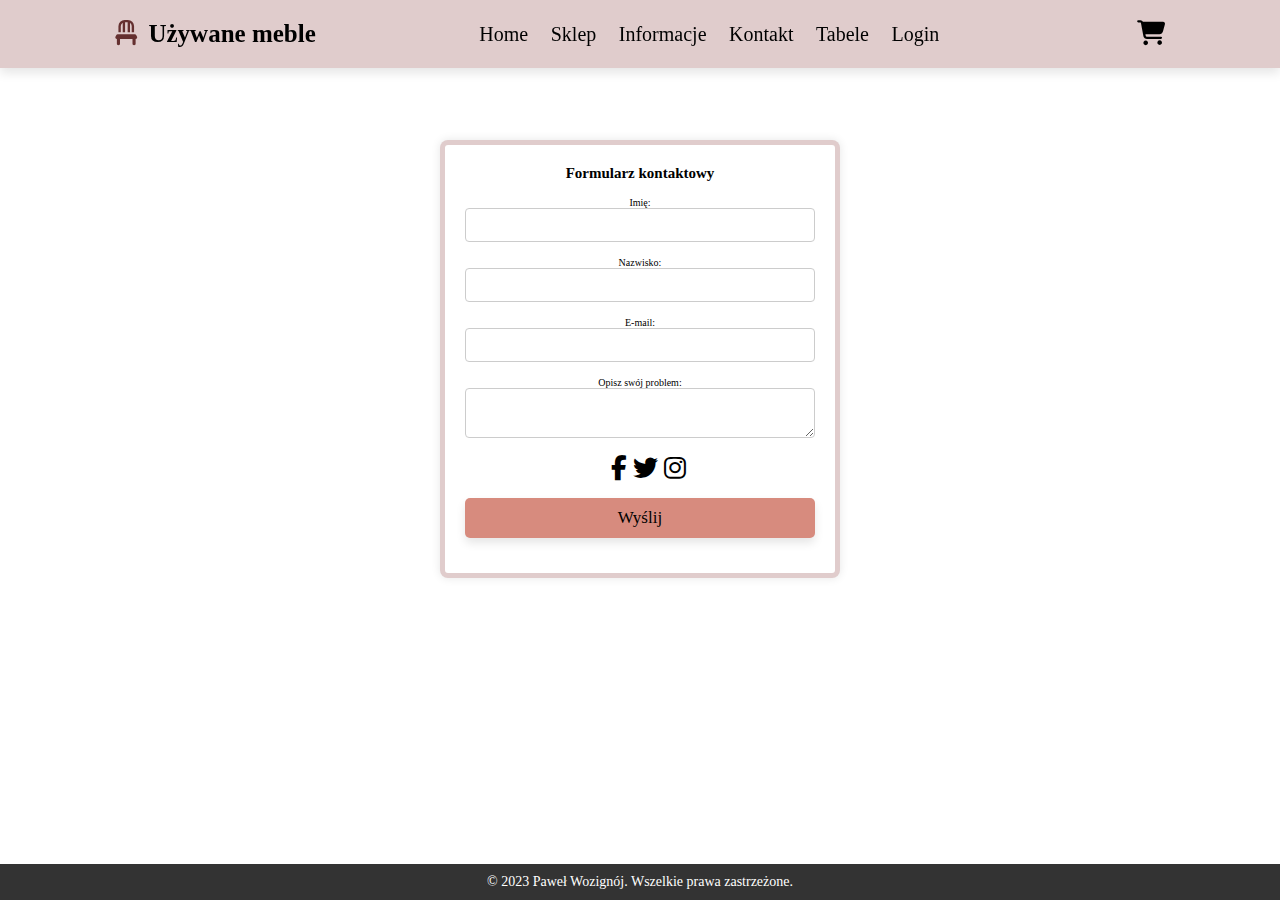
<file: website/html/concact.html>
<!DOCTYPE html>
<html lang="pl">
<head>
    <meta charset="UTF-8">
    <meta name="viewport" content="width=device-width, initial-scale=1.0">
    <title>Formularz kontaktowy</title>
    <link rel="stylesheet" href="../css/concactstyle.css">
    <link rel="stylesheet" href="https://cdnjs.cloudflare.com/ajax/libs/font-awesome/6.4.2/css/all.min.css">
</head>
<body>

    <header class="header">
        <a href="#" class="logo"> <i class="fas fa-chair"></i> Używane meble </a>
        <nav class="navbar">
            <a href="../html/index.html">Home</a>
            <a href="../html/shop.html">Sklep</a>
            <a href="../html/info.html">Informacje</a>
            <a href="../html/concact.html">Kontakt</a>
            <a href="../html/tables.html">Tabele</a>
            <a href="../html/login.html">Login</a>
        </nav>
        <div class="icons">
            <div id="cart-btn" class="fas fa-shopping-cart"></div>
            <div id="menu-btn" class="fas fa-bars"></div>
        </div>
    </header>

    <div class="cart-items-container">
        <div id="close-form" class="fas fa-times"></div>
        <h3 class="title">Koszyk</h3>
        <a href="#" class="btn"> Kup </a>
    </div>

    <section class="main-content">
        <div class="form-container">
            <h2>Formularz kontaktowy</h2>
            <form action="#" method="post">
                <div class="form-group">
                    <label for="fname">Imię:</label>
                    <input type="text" id="fname" name="firstname" required>
                </div>
                <div class="form-group">
                    <label for="lname">Nazwisko:</label>
                    <input type="text" id="lname" name="lastname" required>
                </div>
                <div class="form-group">
                    <label for="email">E-mail:</label>
                    <input type="email" id="email" name="email" required>
                </div>
                <div class="form-group">
                    <label for="issue">Opisz swój problem:</label>
                    <textarea id="issue" name="issue" required></textarea>
                </div>
                <div class="icons">
                    <div id="fcb-btn" class="fa-brands fa-facebook-f fa-beat"></div>
                    <div id="twit-btn" class="fa-brands fa-twitter fa-beat"></div>
                    <div id="inst-btn" class="fa-brands fa-instagram fa-beat"></div>
                </div>
                <div class="form-group">
                    <a href="#" class="btn"> Wyślij </a>
                </div>
            </form>
        </div>
    </section>




    <footer>
        <div class="footer-content">
            <p>&copy; 2023 Paweł Wozignój. Wszelkie prawa zastrzeżone.</p>
        </div>
    </footer>

    <script src="../js/script.js"></script>
</body>
</html>
</file>
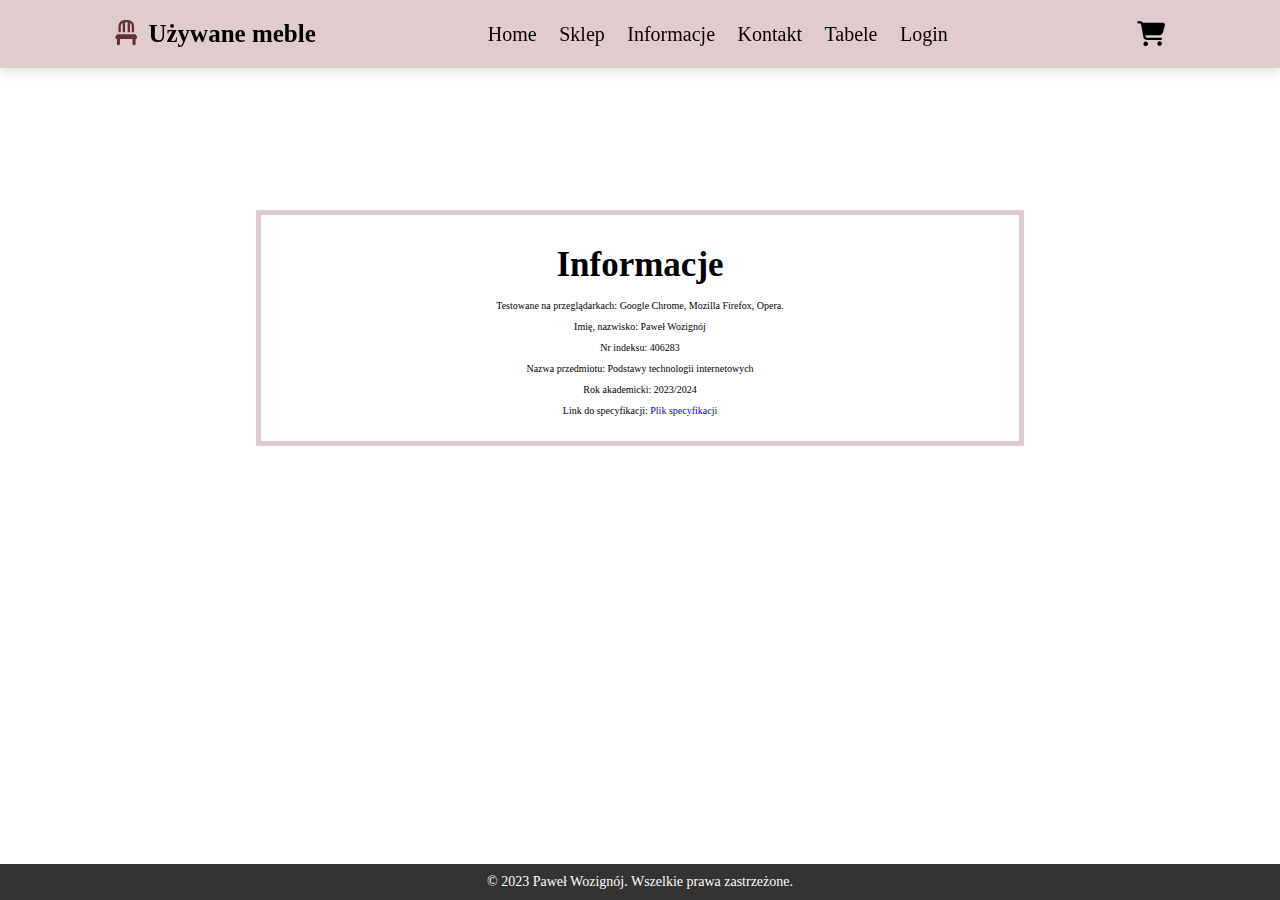
<file: website/html/info.html>
<!DOCTYPE html>
<html lang="pl">
<head>
    <meta charset="UTF-8">
    <meta name="viewport" content="width=device-width, initial-scale=1.0">
    <title>Informacje</title>
    <link rel="stylesheet" href="../css/infostyle.css">
    <link rel="stylesheet" href="https://cdnjs.cloudflare.com/ajax/libs/font-awesome/6.4.2/css/all.min.css">
</head>
<body>
    

    <header class="header">
        <a href="#" class="logo"> <i class="fas fa-chair"></i> Używane meble </a>
        <nav class="navbar">
            <a href="../html/index.html">Home</a>
            <a href="../html/shop.html">Sklep</a>
            <a href="../html/info.html">Informacje</a>
            <a href="../html/concact.html">Kontakt</a>
            <a href="../html/tables.html">Tabele</a>
            <a href="../html/login.html">Login</a>
        </nav>
        <div class="icons">
            <div id="cart-btn" class="fas fa-shopping-cart"></div>
            <div id="menu-btn" class="fas fa-bars"></div>
        </div>
    </header>


    <div class="cart-items-container">
        <div id="close-form" class="fas fa-times"></div>
        <h3 class="title">Koszyk</h3>
        <a href="#" class="btn"> Kup </a>
    </div>


    <section class="main-content">
        <div class="info">
            <div class="info-concent">
                <h2>Informacje</h2>
                <p>Testowane na przeglądarkach: Google Chrome, Mozilla Firefox, Opera.</p>
                <p>Imię, nazwisko: Paweł Wozignój</p>
                <p>Nr indeksu: 406283</p>
                <p>Nazwa przedmiotu: Podstawy technologii internetowych</p>
                <p>Rok akademicki: 2023/2024</p>
                <p>Link do specyfikacji: <a href="/Dokumentacja.docx" download>Plik specyfikacji</a></p>
            </div>
        </div>
    </section>


    <footer>
        <div class="footer-content">
            <p>&copy; 2023 Paweł Wozignój. Wszelkie prawa zastrzeżone.</p>
        </div>
    </footer>


     <script src="../js/script.js"></script>

</body>
</html>
</file>
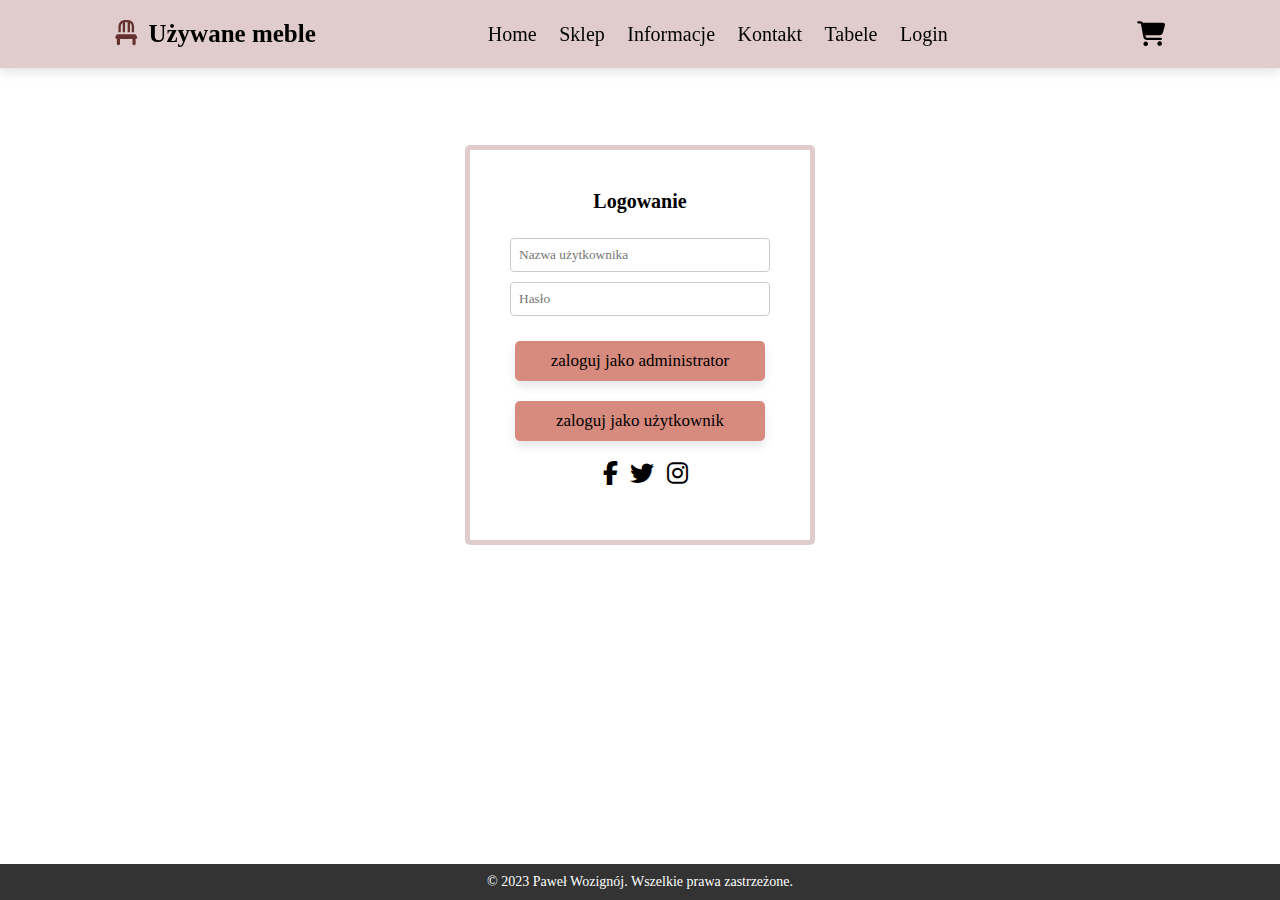
<file: website/html/login.html>
<!DOCTYPE html>
<html lang="pl">
<head>
    <meta charset="UTF-8">
    <meta name="viewport" content="width=device-width, initial-scale=1.0">
    <title>Panel logowania</title>
    <link rel="stylesheet" href="../css/loginstyle.css">
    <link rel="stylesheet" href="https://cdnjs.cloudflare.com/ajax/libs/font-awesome/6.4.2/css/all.min.css">
</head>
<body>

     <header class="header">
        <a href="#" class="logo"> <i class="fas fa-chair"></i> Używane meble </a>
        <nav class="navbar">
            <a href="../html/index.html">Home</a>
            <a href="../html/shop.html">Sklep</a>
            <a href="../html/info.html">Informacje</a>
            <a href="../html/concact.html">Kontakt</a>
            <a href="../html/tables.html">Tabele</a>
            <a href="../html/login.html">Login</a>
        </nav>
        <div class="icons">
            <div id="cart-btn" class="fas fa-shopping-cart"></div>
            <div id="menu-btn" class="fas fa-bars"></div>
        </div>
    </header>



    <div class="cart-items-container">
        <div id="close-form" class="fas fa-times"></div>
        <h3 class="title">Koszyk</h3>
        <a href="#" class="btn"> Kup </a>
    </div>

    <section class="main-content">
        <div class="container">
            <div class="form-wrapper">
                <h1>Logowanie</h1>
                <form action="#" method="post">
                    <input type="text" name="username" placeholder="Nazwa użytkownika" required>
                    <input type="password" name="password" placeholder="Hasło" required>
                    <a href="/html/htmladm/indexadmin.html" class="btn"> zaloguj jako administrator </a>
                    <a href="../html/index.html" class="btn"> zaloguj jako użytkownik </a>
                </form>
                <div class="icons">
                    <div id="fcb-btn" class="fa-brands fa-facebook-f fa-beat"></div>
                    <div id="twit-btn" class="fa-brands fa-twitter fa-beat"></div>
                    <div id="inst-btn" class="fa-brands fa-instagram fa-beat"></div>
                </div>
            </div>
        </div>
    </section>

    <footer>
        <div class="footer-content">
            <p>&copy; 2023 Paweł Wozignój. Wszelkie prawa zastrzeżone.</p>
        </div>
    </footer>


     <script src="../js/script.js"></script>
</body>
</html>
</file>
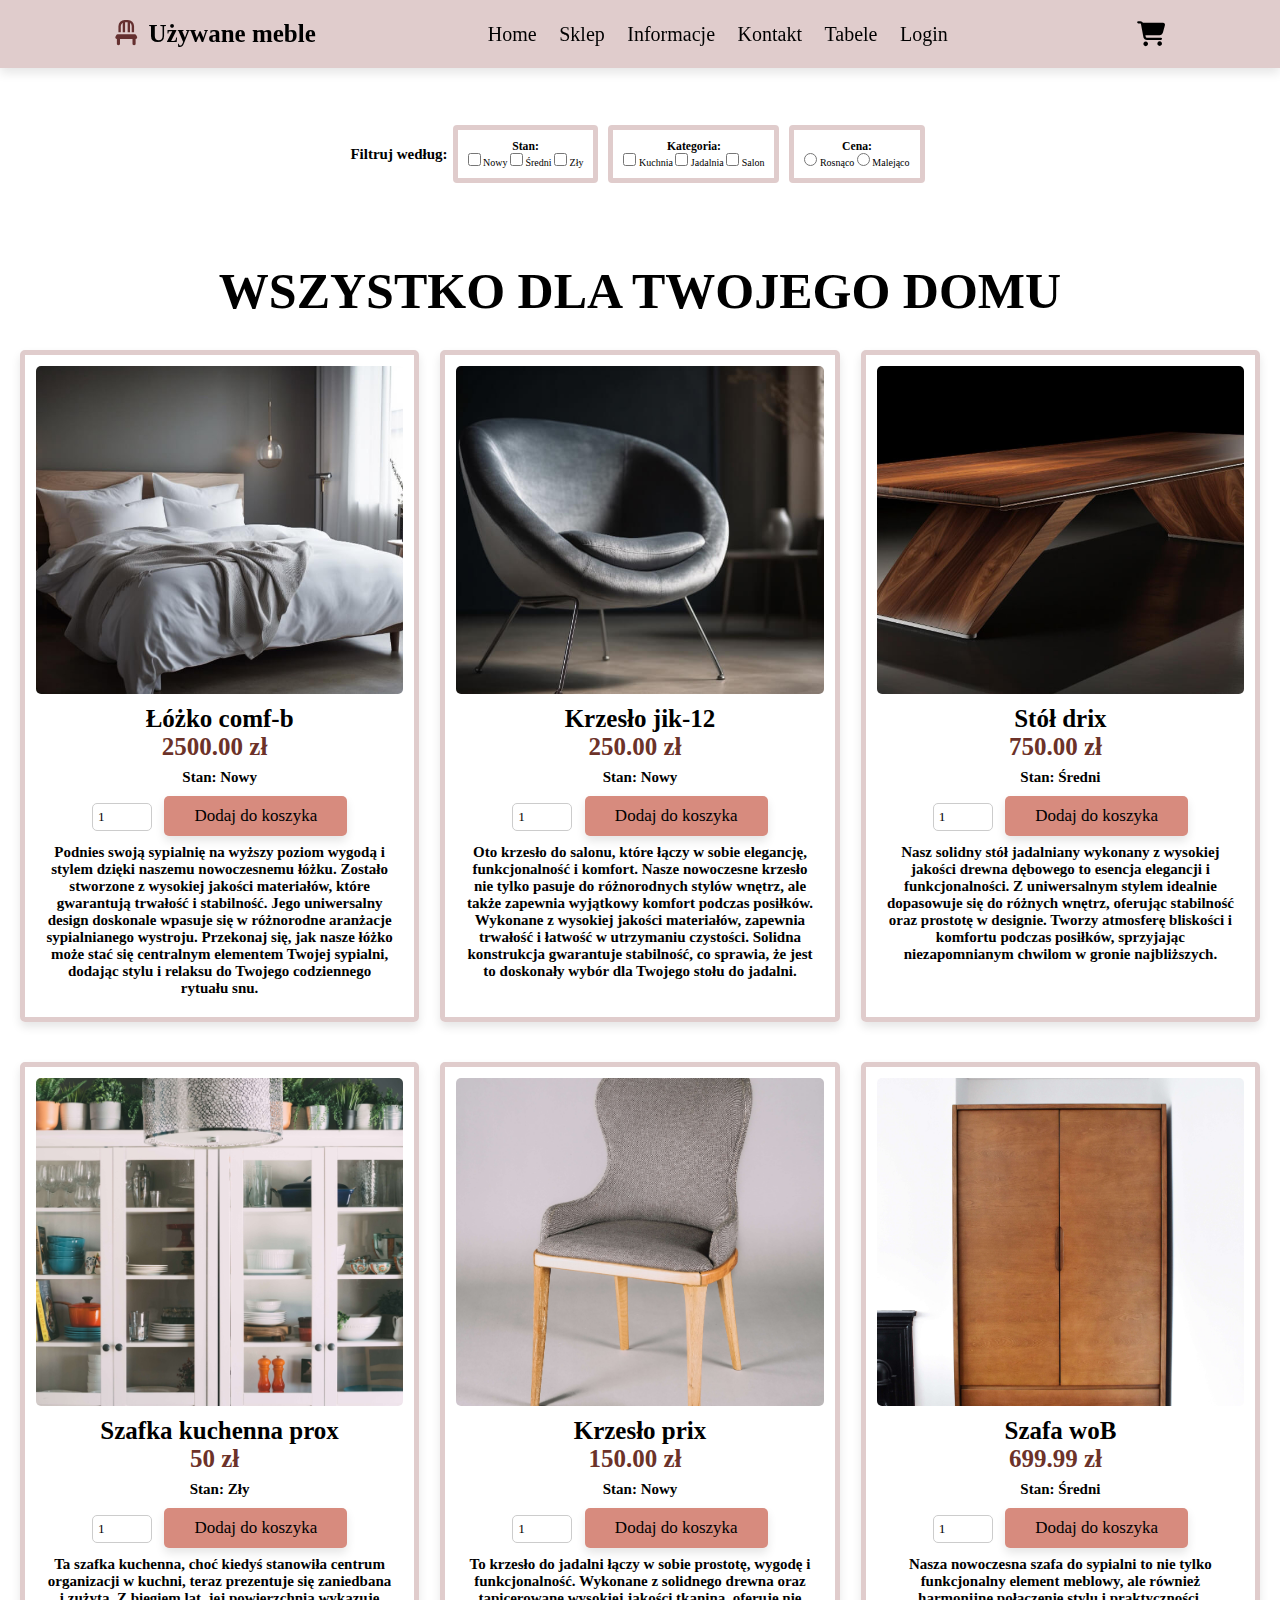
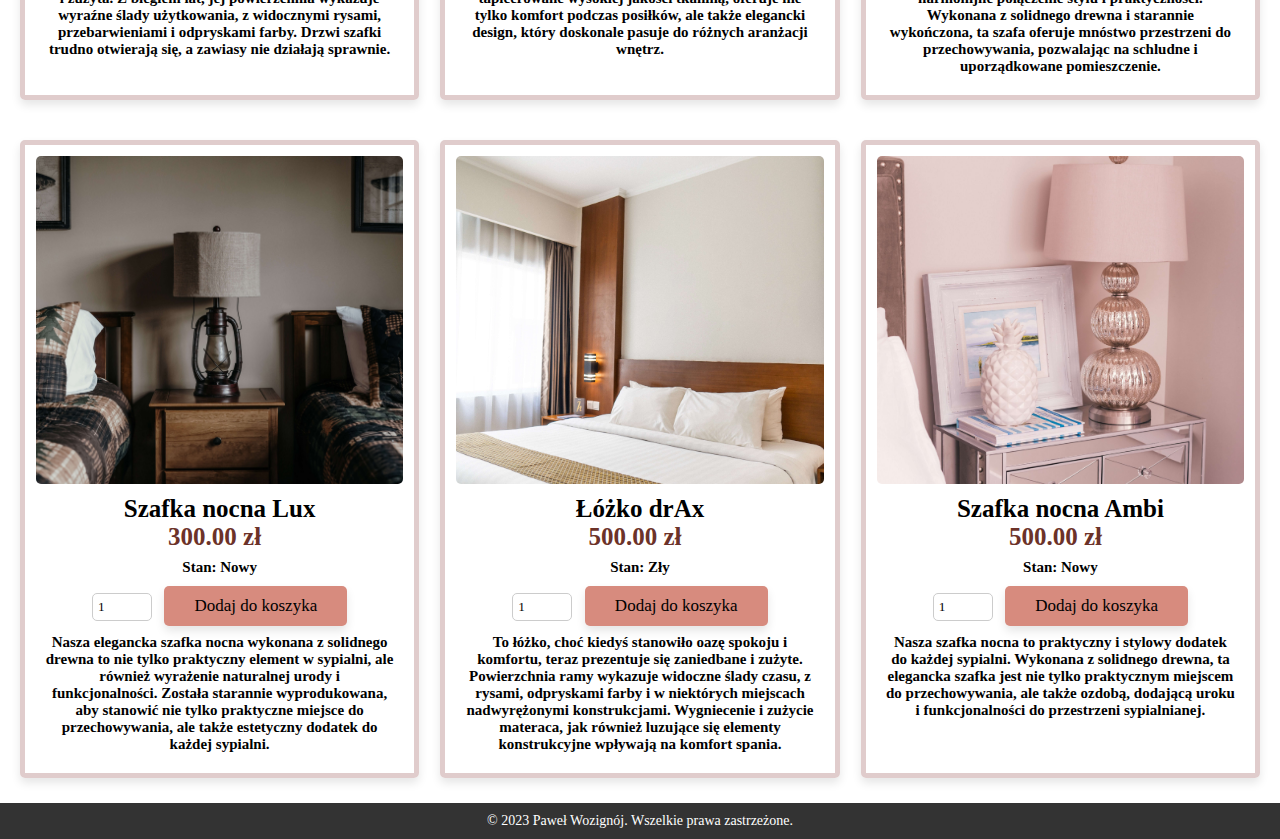
<file: website/html/shop.html>
<!DOCTYPE html>
<html lang="pl">
<head>
    <meta charset="UTF-8">
    <meta name="viewport" content="width=device-width, initial-scale=1.0">
    <title>Sklep</title>
    <link rel="stylesheet" href="../css/shopstyle.css">
    <link rel="stylesheet" href="https://cdnjs.cloudflare.com/ajax/libs/font-awesome/6.4.2/css/all.min.css">
</head>
<body>


        <header class="header">
            <a href="#" class="logo"> <i class="fas fa-chair"></i> Używane meble </a>
            <nav class="navbar">
                <a href="../html/index.html">Home</a>
            <a href="../html/shop.html">Sklep</a>
            <a href="../html/info.html">Informacje</a>
            <a href="../html/concact.html">Kontakt</a>
            <a href="../html/tables.html">Tabele</a>
            <a href="../html/login.html">Login</a>
            </nav>
            <div class="icons">
                <div id="cart-btn" class="fas fa-shopping-cart"></div>
                <div id="menu-btn" class="fas fa-bars"></div>
            </div>
        </header>

    


        <div class="cart-items-container">
            <div id="close-form" class="fas fa-times"></div>
            <h3 class="title">Koszyk</h3>
            <a href="#" class="btn"> Kup </a>
        </div>


    <section class="main-content">
        <section class="shop-wrapper">
            <div class="filters">
                <h2>Filtruj według:</h2>
                <div class="filter-group">
                    <h3>Stan:</h3>
                    <label><input type="checkbox" name="stan" value="nowy"> Nowy</label>
                    <label><input type="checkbox" name="stan" value="średni"> Średni</label>
                    <label><input type="checkbox" name="stan" value="zły"> Zły</label>
                </div>
                <div class="filter-group">
                    <h3>Kategoria:</h3>
                    <label><input type="checkbox" name="kategoria" value="kuchnia"> Kuchnia</label>
                    <label><input type="checkbox" name="kategoria" value="jadalnia"> Jadalnia</label>
                    <label><input type="checkbox" name="kategoria" value="salon"> Salon</label>
                </div>
                <div class="filter-group">
                    <h3>Cena:</h3>
                    <label><input type="radio" name="cena" value="rosnąco"> Rosnąco</label>
                    <label><input type="radio" name="cena" value="malejąco"> Malejąco</label>
                </div>
            </div>
        


            <section class="shop-products" id="shop-products">

                <h1 class="heading">WSZYSTKO DLA TWOJEGO DOMU</h1>
            
                <div class="box-container">
            
                    <div class="box">
                        <div class="image">
                            <img src="../images/products-bedroom-bed.jpg" alt="">
                        </div>
                        <div class="content">
                            <h3>Łóżko comf-b</h3>
                            <span class="price">2500.00 zł</span>
                            <h4>Stan: Nowy</h4>
                            <div class="cart-options">
                                <input type="number" min="1" value="1">
                                <a href="#" class="btn">Dodaj do koszyka</a>
                            </div>
                            <h4>
                                Podnies swoją sypialnię na wyższy poziom wygodą i stylem dzięki naszemu nowoczesnemu łóżku.
                                Zostało stworzone z wysokiej jakości materiałów, które gwarantują trwałość i stabilność.
                                Jego uniwersalny design doskonale wpasuje się w różnorodne aranżacje sypialnianego wystroju.
                                Przekonaj się, jak nasze łóżko może stać się centralnym elementem Twojej sypialni, dodając stylu i relaksu do Twojego codziennego rytuału snu.
                            </h4>
                        </div>
                    </div>
                    
            
                    <div class="box">
                        <div class="image">
                            <img src="../images/products-living-room-chair.jpg" alt="">
                        </div>
                        <div class="content">
                            <h3>Krzesło jik-12</h3>
                            <span class="price">250.00 zł</span>
                            <h4>Stan: Nowy</h4>
                            <div class="cart-options">
                                <input type="number" min="1" value="1">
                                <a href="#" class="btn">Dodaj do koszyka</a>
                            </div>
                            <h4>Oto krzesło do salonu, które łączy w sobie elegancję, funkcjonalność i komfort.
                                 Nasze nowoczesne krzesło nie tylko pasuje do różnorodnych stylów wnętrz,
                                  ale także zapewnia wyjątkowy komfort podczas posiłków. Wykonane z wysokiej jakości materiałów,
                                   zapewnia trwałość i łatwość w utrzymaniu czystości. Solidna konstrukcja gwarantuje stabilność,
                                    co sprawia, że jest to doskonały wybór dla Twojego stołu do jadalni.
                            </h4>
                        </div>
                    </div>
            
                    <div class="box">
                        <div class="image">
                            <img src="../images/products-dining-room-table.jpg" alt="">
                        </div>
                        <div class="content">
                            <h3>Stół drix</h3>
                            <span class="price">750.00 zł</span>
                            <h4>Stan: Średni</h4>
                            <div class="cart-options">
                                <input type="number" min="1" value="1">
                                <a href="#" class="btn">Dodaj do koszyka</a>
                            </div>
                            <h4>Nasz solidny stół jadalniany wykonany z wysokiej jakości drewna dębowego to esencja elegancji i funkcjonalności.
                                 Z uniwersalnym stylem idealnie dopasowuje się do różnych wnętrz, oferując stabilność oraz prostotę w designie.
                                  Tworzy atmosferę bliskości i komfortu podczas posiłków, sprzyjając niezapomnianym chwilom w gronie najbliższych.
                            </h4>
                        </div>
                    </div>

                    <div class="box">
                        <div class="image">
                            <img src="../images/products-kitchen-cupboard.jpg" alt="">
                        </div>
                        <div class="content">
                            <h3>Szafka kuchenna prox</h3>
                            <span class="price">50 zł</span>
                            <h4>Stan: Zły</h4>
                            <div class="cart-options">
                                <input type="number" min="1" value="1">
                                <a href="#" class="btn">Dodaj do koszyka</a>
                            </div>
                            <h4>Ta szafka kuchenna, choć kiedyś stanowiła centrum organizacji w kuchni,
                                 teraz prezentuje się zaniedbana i zużyta. Z biegiem lat, jej powierzchnia
                                  wykazuje wyraźne ślady użytkowania, z widocznymi rysami, przebarwieniami i odpryskami farby.
                                Drzwi szafki trudno otwierają się, a zawiasy nie działają sprawnie.
                            </h4>
                        </div>
                    </div>

                    <div class="box">
                        <div class="image">
                            <img src="../images/products-dining-chair.jpg" alt="">
                        </div>
                        <div class="content">
                            <h3>Krzesło prix</h3>
                            <span class="price">150.00 zł</span>
                            <h4>Stan: Nowy</h4>
                            <div class="cart-options">
                                <input type="number" min="1" value="1">
                                <a href="#" class="btn">Dodaj do koszyka</a>
                            </div>
                            <h4>To krzesło do jadalni łączy w sobie prostotę, wygodę i funkcjonalność.
                                 Wykonane z solidnego drewna oraz tapicerowane wysokiej jakości tkaniną,
                                  oferuje nie tylko komfort podczas posiłków, ale także elegancki design,
                                   który doskonale pasuje do różnych aranżacji wnętrz.
                            </h4>
                        </div>
                    </div>

                    <div class="box">
                        <div class="image">
                            <img src="../images/products-bedroom-wardrobe.jpg" alt="">
                        </div>
                        <div class="content">
                            <h3>Szafa woB</h3>
                            <span class="price">699.99 zł</span>
                            <h4>Stan: Średni</h4>
                            <div class="cart-options">
                                <input type="number" min="1" value="1">
                                <a href="#" class="btn">Dodaj do koszyka</a>
                            </div>
                            <h4>Nasza nowoczesna szafa do sypialni to nie tylko funkcjonalny element meblowy,
                                 ale również harmonijne połączenie stylu i praktyczności.
                                  Wykonana z solidnego drewna i starannie wykończona,
                                   ta szafa oferuje mnóstwo przestrzeni do przechowywania,
                                    pozwalając na schludne i uporządkowane pomieszczenie.
                            </h4>
                        </div>
                    </div>

                    <div class="box">
                        <div class="image">
                            <img src="../images/products-bedroom-night-stand.jpg" alt="">
                        </div>
                        <div class="content">
                            <h3>Szafka nocna Lux</h3>
                            <span class="price">300.00 zł</span>
                            <h4>Stan: Nowy</h4>
                            <div class="cart-options">
                                <input type="number" min="1" value="1">
                                <a href="#" class="btn">Dodaj do koszyka</a>
                            </div>
                            <h4>Nasza elegancka szafka nocna wykonana z solidnego drewna to nie tylko praktyczny element w sypialni,
                                 ale również wyrażenie naturalnej urody i funkcjonalności. Została starannie wyprodukowana,
                                  aby stanowić nie tylko praktyczne miejsce do przechowywania, ale także estetyczny dodatek do każdej sypialni.
                            </h4>
                        </div>
                    </div>

                    <div class="box">
                        <div class="image">
                            <img src="../images/products-bedroom-bed2.jpg" alt="">
                        </div>
                        <div class="content">
                            <h3>Łóżko drAx</h3>
                            <span class="price">500.00 zł</span>
                            <h4>Stan: Zły</h4>
                            <div class="cart-options">
                                <input type="number" min="1" value="1">
                                <a href="#" class="btn">Dodaj do koszyka</a>
                            </div>
                            <h4>To łóżko, choć kiedyś stanowiło oazę spokoju i komfortu, teraz prezentuje się zaniedbane i zużyte.
                                 Powierzchnia ramy wykazuje widoczne ślady czasu,
                                 z rysami, odpryskami farby i w niektórych miejscach nadwyrężonymi konstrukcjami.
                                Wygniecenie i zużycie materaca, jak również luzujące się elementy konstrukcyjne wpływają na komfort spania.
                            </h4>
                        </div>
                    </div>

                    <div class="box">
                        <div class="image">
                            <img src="../images/products-bedroom-night-stand2.jpg" alt="">
                        </div>
                        <div class="content">
                            <h3>Szafka nocna Ambi</h3>
                            <span class="price">500.00 zł</span>
                            <h4>Stan: Nowy</h4>
                            <div class="cart-options">
                                <input type="number" min="1" value="1">
                                <a href="#" class="btn">Dodaj do koszyka</a>
                            </div>
                            <h4>Nasza szafka nocna to praktyczny i stylowy dodatek do każdej sypialni.
                                 Wykonana z solidnego drewna, ta elegancka szafka jest nie tylko praktycznym miejscem do przechowywania,
                                  ale także ozdobą, dodającą uroku i funkcjonalności do przestrzeni sypialnianej.</h4>
                        </div>
                    </div>            
                </div>
            
            </section>
            
        </section>
        
    </section>



    <footer>
        <div class="footer-content">
            <p>&copy; 2023 Paweł Wozignój. Wszelkie prawa zastrzeżone.</p>
        </div>
    </footer>


     <script src="../js/script.js"></script>
</body>
</html>
</file>
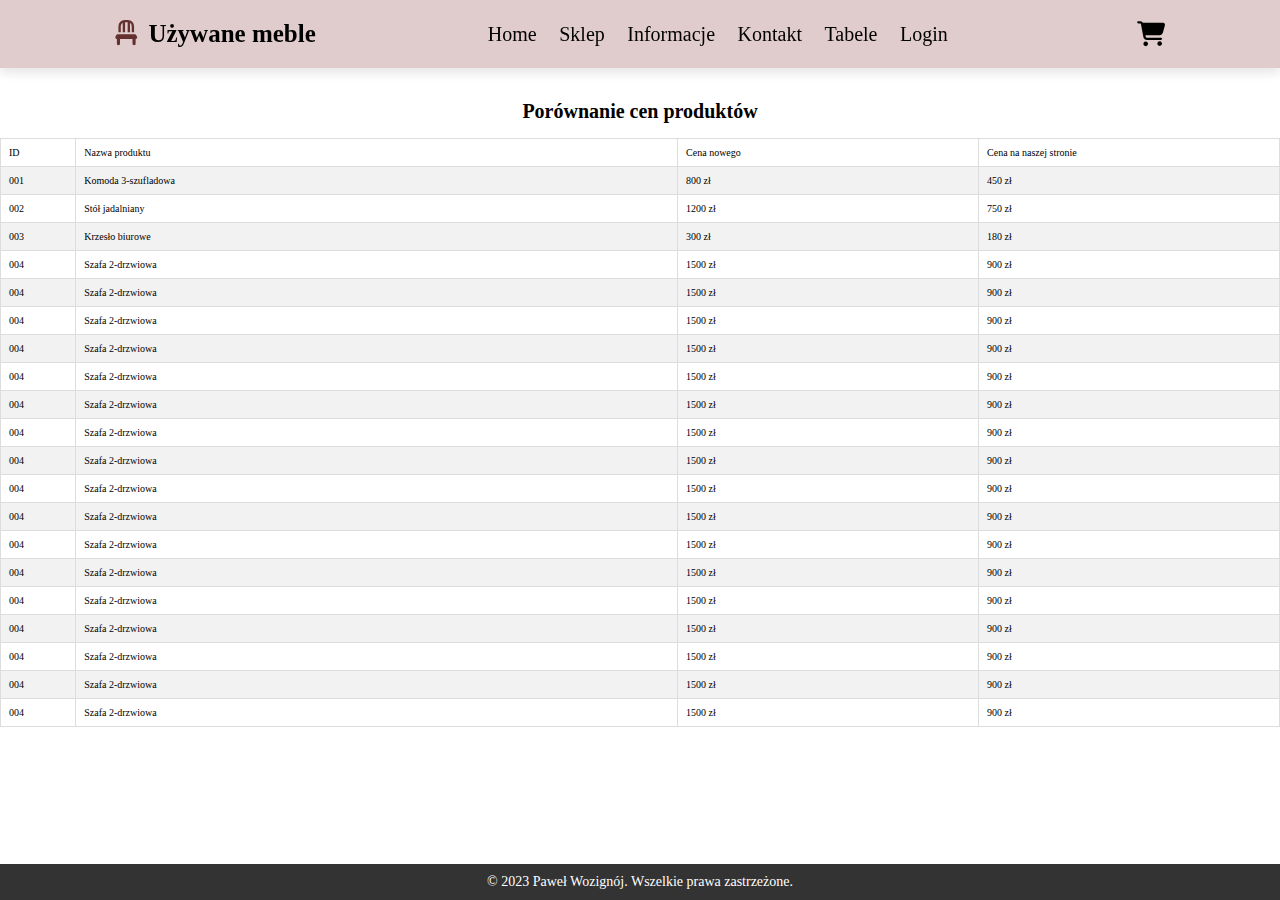
<file: website/html/tables.html>
<!DOCTYPE html>
<html lang="pl">
<head>
    <meta charset="UTF-8">
    <meta name="viewport" content="width=device-width, initial-scale=1.0">
    <title>Tabele</title>
    <link rel="stylesheet" href="../css/tablesstyle.css">
    <link rel="stylesheet" href="https://cdnjs.cloudflare.com/ajax/libs/font-awesome/6.4.2/css/all.min.css">
</head>
<body>
    
     <header class="header">
        <a href="#" class="logo"> <i class="fas fa-chair"></i> Używane meble </a>
        <nav class="navbar">
            <a href="../html/index.html">Home</a>
            <a href="../html/shop.html">Sklep</a>
            <a href="../html/info.html">Informacje</a>
            <a href="../html/concact.html">Kontakt</a>
            <a href="../html/tables.html">Tabele</a>
            <a href="../html/login.html">Login</a>
        </nav>
        <div class="icons">
            <div id="cart-btn" class="fas fa-shopping-cart"></div>
            <div id="menu-btn" class="fas fa-bars"></div>
        </div>
    </header>


    <div class="cart-items-container">
        <div id="close-form" class="fas fa-times"></div>
        <h3 class="title">Koszyk</h3>
        <a href="#" class="btn"> Kup </a>
    </div>

    <section class="main-content">
        <h1 class="table-header">Porównanie cen produktów</h1>

        <table>
            <tbody>
                <tr>
                    <td>ID</td>
                    <td>Nazwa produktu</td>
                    <td>Cena nowego</td>
                    <td>Cena na naszej stronie</td>
                </tr>
                <tr>
                    <td>001</td>
                    <td>Komoda 3-szufladowa</td>
                    <td>800 zł</td>
                    <td>450 zł</td>
                </tr>
                <tr>
                    <td>002</td>
                    <td>Stół jadalniany</td>
                    <td>1200 zł</td>
                    <td>750 zł</td>
                </tr>
                <tr>
                    <td>003</td>
                    <td>Krzesło biurowe</td>
                    <td>300 zł</td>
                    <td>180 zł</td>
                </tr>
                <tr>
                    <td>004</td>
                    <td>Szafa 2-drzwiowa</td>
                    <td>1500 zł</td>
                    <td>900 zł</td>
                </tr>
                <tr>
                    <td>004</td>
                    <td>Szafa 2-drzwiowa</td>
                    <td>1500 zł</td>
                    <td>900 zł</td>
                </tr>
                <tr>
                    <td>004</td>
                    <td>Szafa 2-drzwiowa</td>
                    <td>1500 zł</td>
                    <td>900 zł</td>
                </tr>
                <tr>
                    <td>004</td>
                    <td>Szafa 2-drzwiowa</td>
                    <td>1500 zł</td>
                    <td>900 zł</td>
                </tr>
                <tr>
                    <td>004</td>
                    <td>Szafa 2-drzwiowa</td>
                    <td>1500 zł</td>
                    <td>900 zł</td>
                </tr>
                <tr>
                    <td>004</td>
                    <td>Szafa 2-drzwiowa</td>
                    <td>1500 zł</td>
                    <td>900 zł</td>
                </tr>
                <tr>
                    <td>004</td>
                    <td>Szafa 2-drzwiowa</td>
                    <td>1500 zł</td>
                    <td>900 zł</td>
                </tr>
                <tr>
                    <td>004</td>
                    <td>Szafa 2-drzwiowa</td>
                    <td>1500 zł</td>
                    <td>900 zł</td>
                </tr>
                <tr>
                    <td>004</td>
                    <td>Szafa 2-drzwiowa</td>
                    <td>1500 zł</td>
                    <td>900 zł</td>
                </tr>
                <tr>
                    <td>004</td>
                    <td>Szafa 2-drzwiowa</td>
                    <td>1500 zł</td>
                    <td>900 zł</td>
                </tr>
                <tr>
                    <td>004</td>
                    <td>Szafa 2-drzwiowa</td>
                    <td>1500 zł</td>
                    <td>900 zł</td>
                </tr>
                <tr>
                    <td>004</td>
                    <td>Szafa 2-drzwiowa</td>
                    <td>1500 zł</td>
                    <td>900 zł</td>
                </tr>
                <tr>
                    <td>004</td>
                    <td>Szafa 2-drzwiowa</td>
                    <td>1500 zł</td>
                    <td>900 zł</td>
                </tr>
                <tr>
                    <td>004</td>
                    <td>Szafa 2-drzwiowa</td>
                    <td>1500 zł</td>
                    <td>900 zł</td>
                </tr>
                <tr>
                    <td>004</td>
                    <td>Szafa 2-drzwiowa</td>
                    <td>1500 zł</td>
                    <td>900 zł</td>
                </tr>
                <tr>
                    <td>004</td>
                    <td>Szafa 2-drzwiowa</td>
                    <td>1500 zł</td>
                    <td>900 zł</td>
                </tr>
                <tr>
                    <td>004</td>
                    <td>Szafa 2-drzwiowa</td>
                    <td>1500 zł</td>
                    <td>900 zł</td>
                </tr>
            </tbody>
        </table>
    </section>




    <footer>
        <div class="footer-content">
            <p>&copy; 2023 Paweł Wozignój. Wszelkie prawa zastrzeżone.</p>
        </div>
    </footer>


     <script src="../js/script.js"></script>
</body>
</html>
</file>
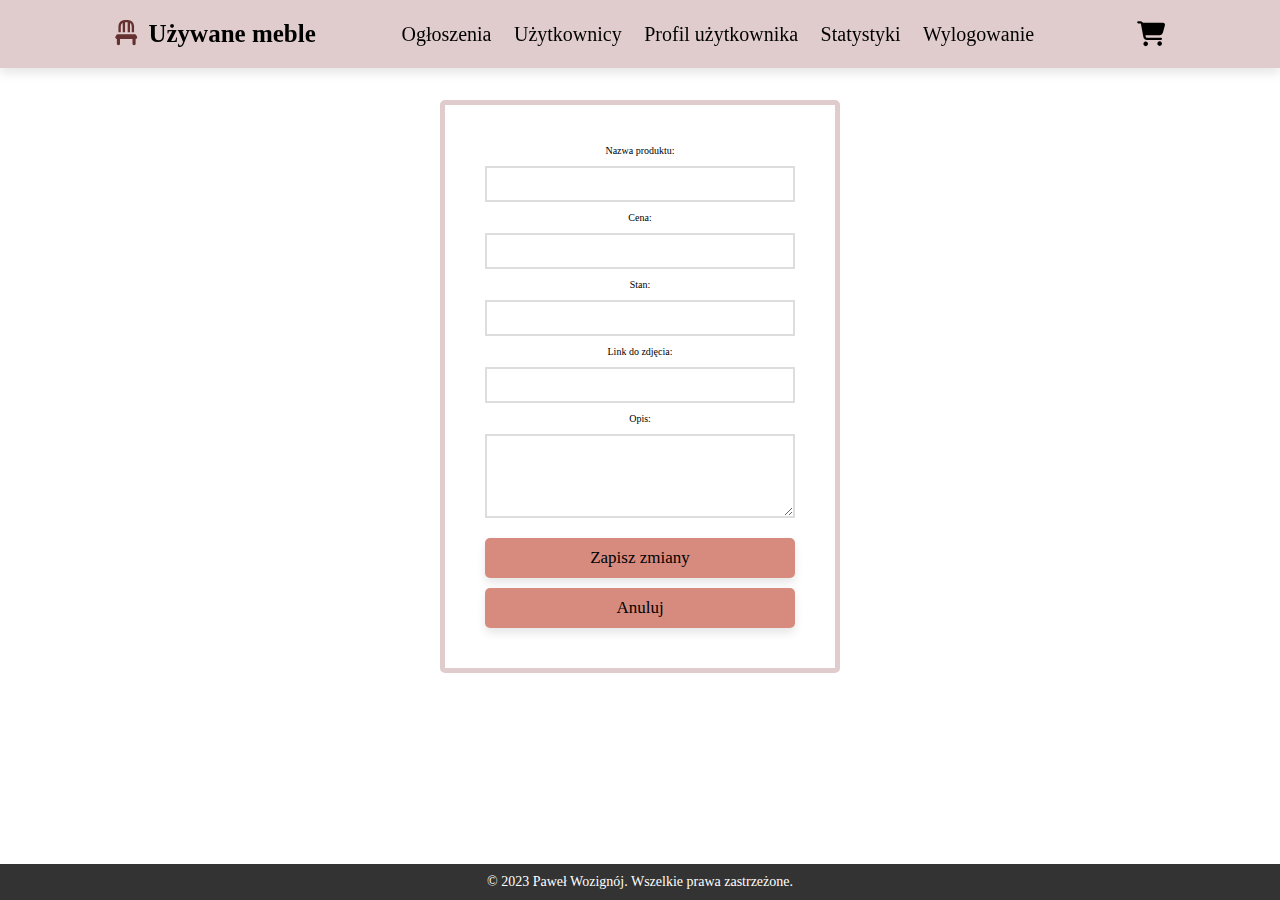
<file: website/html/htmladm/admineditpost.html>
<!DOCTYPE html>
<html lang="pl">
<head>
    <meta charset="UTF-8">
    <meta name="viewport" content="width=device-width, initial-scale=1.0">
    <title>Edycja postów</title>
    <link rel="stylesheet" href="../../css/cssadm/admineditpoststyle.css">
    <link rel="stylesheet" href="https://cdnjs.cloudflare.com/ajax/libs/font-awesome/6.4.2/css/all.min.css">
</head>
<body>
    
    <header class="header">
        <a href="#" class="logo"> <i class="fas fa-chair"></i> Używane meble </a>
        <nav class="navbar">
            <a href="../../html/htmladm/postsadmin.html">Ogłoszenia</a>
            <a href="../../html/htmladm/usersadmin.html">Użytkownicy</a>
            <a href="../../html/htmladm/userprofadmin.html">Profil użytkownika</a>
            <a href="../../html/htmladm/statsadmin.html">Statystyki</a>
            <a href="../../html/htmladm/logoutadmin.html">Wylogowanie</a>
        </nav>
        <div class="icons">
            <div id="cart-btn" class="fas fa-shopping-cart"></div>
            <div id="menu-btn" class="fas fa-bars"></div>
        </div>
    </header>

    <div class="cart-items-container">
        <div id="close-form" class="fas fa-times"></div>
        <h3 class="title">Koszyk</h3>
        <a href="#" class="btn"> Kup </a>
    </div>

    <section class="main-content">
        <div class="container">
            <div class="form-wrapper">
                <div class="form-edit">
                    <label for="productName">Nazwa produktu:</label>
                    <input type="text" id="productName" name="productName" value="" required>
        
                    <label for="productPrice">Cena:</label>
                    <input type="text" id="productPrice" name="productPrice" value="" required>
        
                    <label for="productCondition">Stan:</label>
                    <input type="text" id="productCondition" name="productCondition" value="" required>
        
                    <label for="productImage">Link do zdjęcia:</label>
                    <input type="text" id="productImage" name="productImage" value="" required>
        
                    <label for="productDescription">Opis:</label>
                    <textarea id="productDescription" name="productDescription" rows="4" required></textarea>
        
                    <a href="postsadmin.html" class="btn"> Zapisz zmiany </a>
                    <a href="postsadmin.html" class="btn"> Anuluj </a>
                </div>
            </div>
        </div>
    </section>
    

    <footer>
        <div class="footer-content">
            <p>&copy; 2023 Paweł Wozignój. Wszelkie prawa zastrzeżone.</p>
        </div>
    </footer>

    <script src="../../js/script.js"></script>
</body>
</html>
</file>
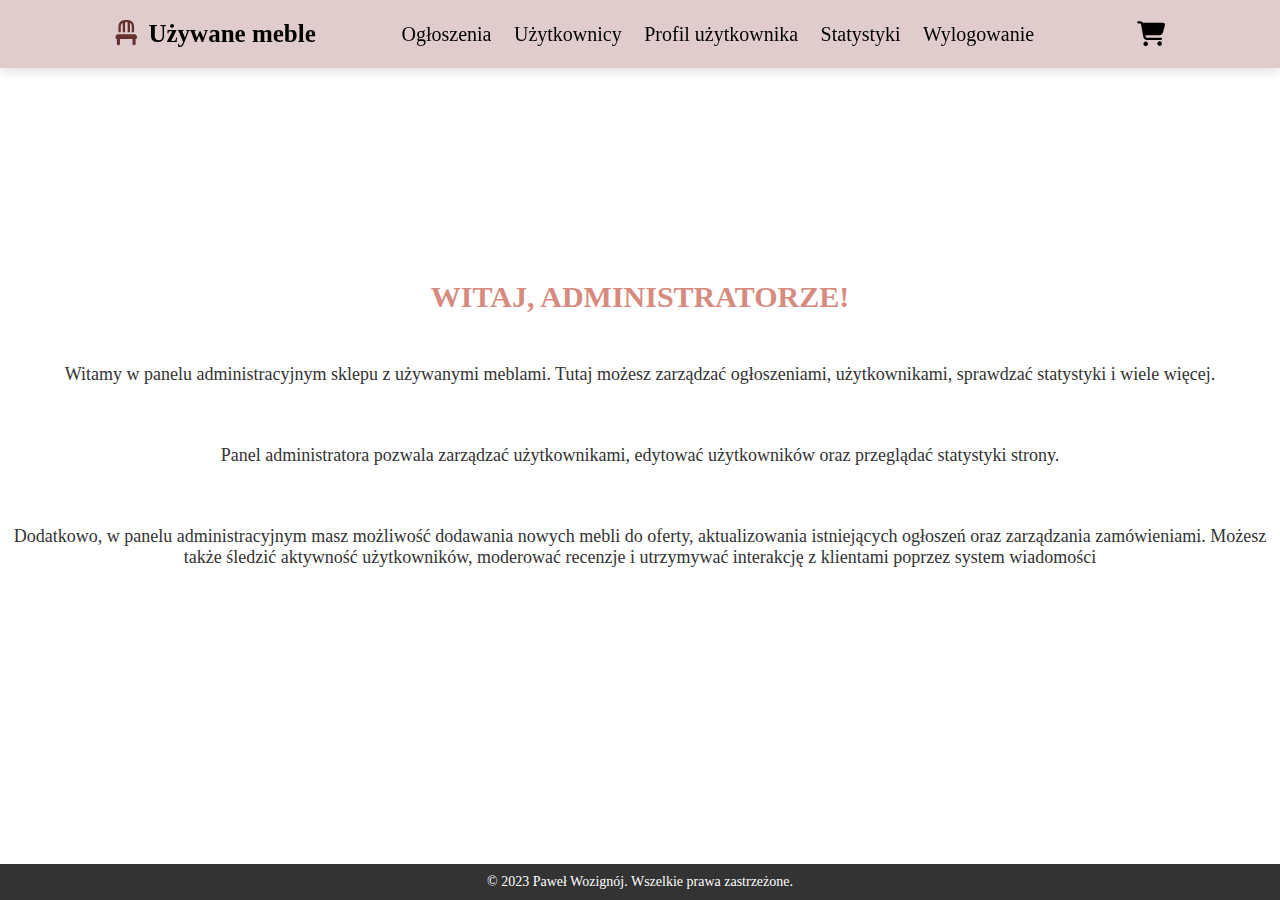
<file: website/html/htmladm/indexadmin.html>
<!DOCTYPE html>
<html lang="pl">
<head>
    <meta charset="UTF-8">
    <meta name="viewport" content="width=device-width, initial-scale=1.0">
    <title>Sklep z używanymi meblami</title>
    <link rel="stylesheet" href="../../css/cssadm/indexadminstyle.css">
    <link rel="stylesheet" href="https://cdnjs.cloudflare.com/ajax/libs/font-awesome/6.4.2/css/all.min.css">
</head>

<body>

    <header class="header">
        <a href="#" class="logo"> <i class="fas fa-chair"></i> Używane meble </a>
        <nav class="navbar">
            <a href="../../html/htmladm/postsadmin.html">Ogłoszenia</a>
            <a href="../../html/htmladm/usersadmin.html">Użytkownicy</a>
            <a href="../../html/htmladm/userprofadmin.html">Profil użytkownika</a>
            <a href="../../html/htmladm/statsadmin.html">Statystyki</a>
            <a href="../../html/htmladm/logoutadmin.html">Wylogowanie</a>
        </nav>
        <div class="icons">
            <div id="cart-btn" class="fas fa-shopping-cart"></div>
            <div id="menu-btn" class="fas fa-bars"></div>
        </div>
    </header>

    <div class="cart-items-container">
        <div id="close-form" class="fas fa-times"></div>
        <h3 class="title">Koszyk</h3>
        <a href="#" class="btn"> Kup </a>
    </div>

    <section class="main-content">
        <section class="admin-welcome">
            <h2 class="heading">Witaj, Administratorze!</h2>
            <p class="admin-message">Witamy w panelu administracyjnym sklepu z używanymi meblami. Tutaj możesz zarządzać ogłoszeniami, użytkownikami, sprawdzać statystyki i wiele więcej.</p>
            <p class="admin-message">Panel administratora pozwala zarządzać użytkownikami, edytować użytkowników oraz przeglądać statystyki strony.</p>
            <p class="admin-message">Dodatkowo, w panelu administracyjnym masz możliwość dodawania nowych mebli do oferty, aktualizowania istniejących ogłoszeń oraz zarządzania zamówieniami. Możesz także śledzić aktywność użytkowników, moderować recenzje i utrzymywać interakcję z klientami poprzez system wiadomości</p>
        </section>
    </section>

    <footer>
        <div class="footer-content">
            <p>&copy; 2023 Paweł Wozignój. Wszelkie prawa zastrzeżone.</p>
        </div>
    </footer>

    <script src="../../js/script.js"></script>
</body>
</html>
</file>
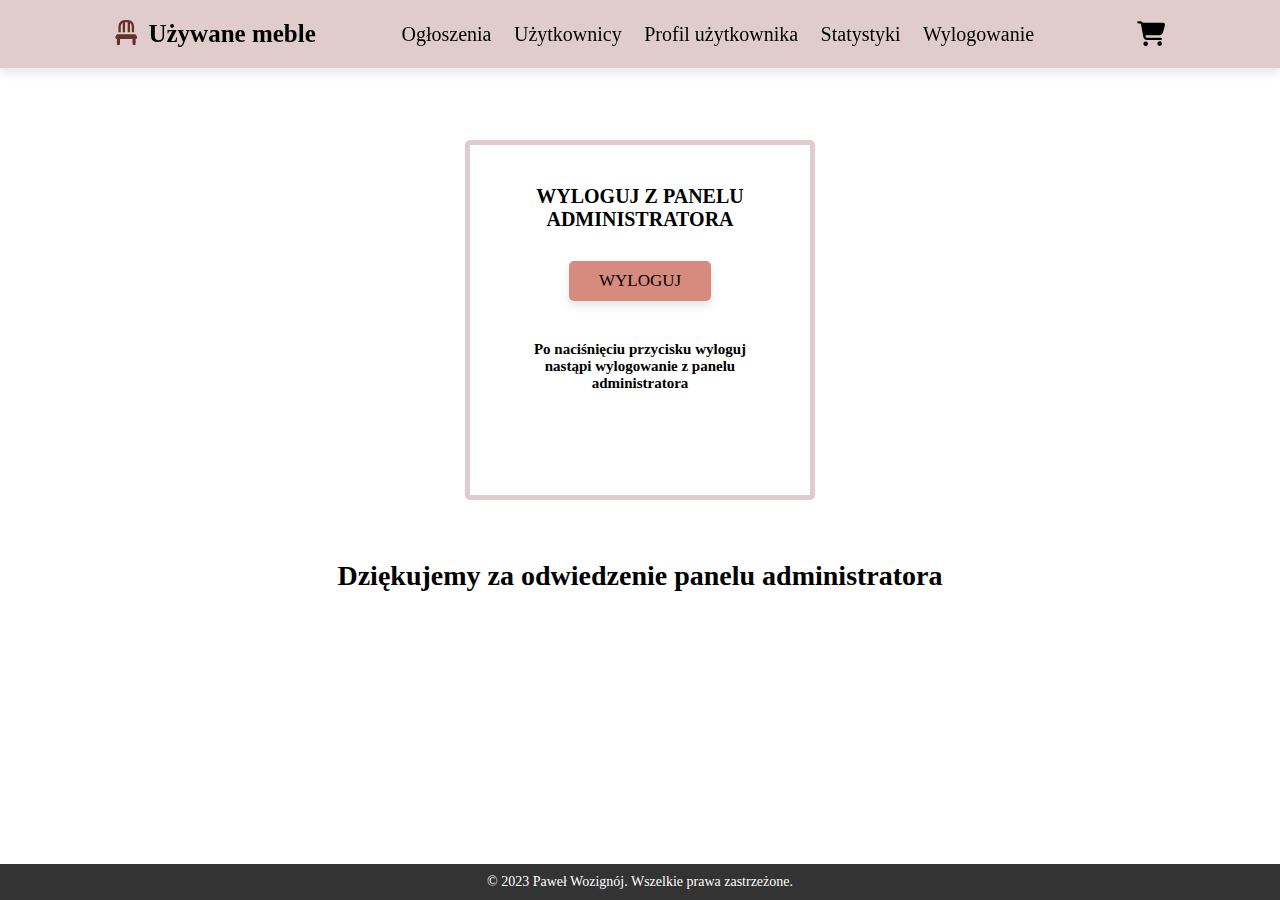
<file: website/html/htmladm/logoutadmin.html>
<!DOCTYPE html>
<html lang="pl">
<head>
    <meta charset="UTF-8">
    <meta name="viewport" content="width=device-width, initial-scale=1.0">
    <title>Sklep z używanymi meblami</title>
    <link rel="stylesheet" href="../../css/cssadm/logoutadminstyle.css">
    <link rel="stylesheet" href="https://cdnjs.cloudflare.com/ajax/libs/font-awesome/6.4.2/css/all.min.css">
</head>

<body>

    <header class="header">
        <a href="#" class="logo"> <i class="fas fa-chair"></i> Używane meble </a>
        <nav class="navbar">
            <a href="../../html/htmladm/postsadmin.html">Ogłoszenia</a>
            <a href="../../html/htmladm/usersadmin.html">Użytkownicy</a>
            <a href="../../html/htmladm/userprofadmin.html">Profil użytkownika</a>
            <a href="../../html/htmladm/statsadmin.html">Statystyki</a>
            <a href="../../html/htmladm/logoutadmin.html">Wylogowanie</a>
        </nav>
        <div class="icons">
            <div id="cart-btn" class="fas fa-shopping-cart"></div>
            <div id="menu-btn" class="fas fa-bars"></div>
        </div>
    </header>

    <div class="cart-items-container">
        <div id="close-form" class="fas fa-times"></div>
        <h3 class="title">Koszyk</h3>
        <a href="#" class="btn"> Kup </a>
    </div>

    <section class="main-content">
        <div class="container">
            <div class="form-wrapper">
                <h1>WYLOGUJ Z PANELU ADMINISTRATORA</h1>
                <form action="#" method="post">
                    <a href="../index.html" class="btn"> WYLOGUJ </a>
                </form>
                <h2>Po naciśnięciu przycisku wyloguj nastąpi wylogowanie z panelu administratora</h2>
            </div>
        </div>

        <h3>Dziękujemy za odwiedzenie panelu administratora</h3>
    </section>

    <footer>
        <div class="footer-content">
            <p>&copy; 2023 Paweł Wozignój. Wszelkie prawa zastrzeżone.</p>
        </div>
    </footer>

    <script src="../../js/script.js"></script>
</body>
</html>
</file>
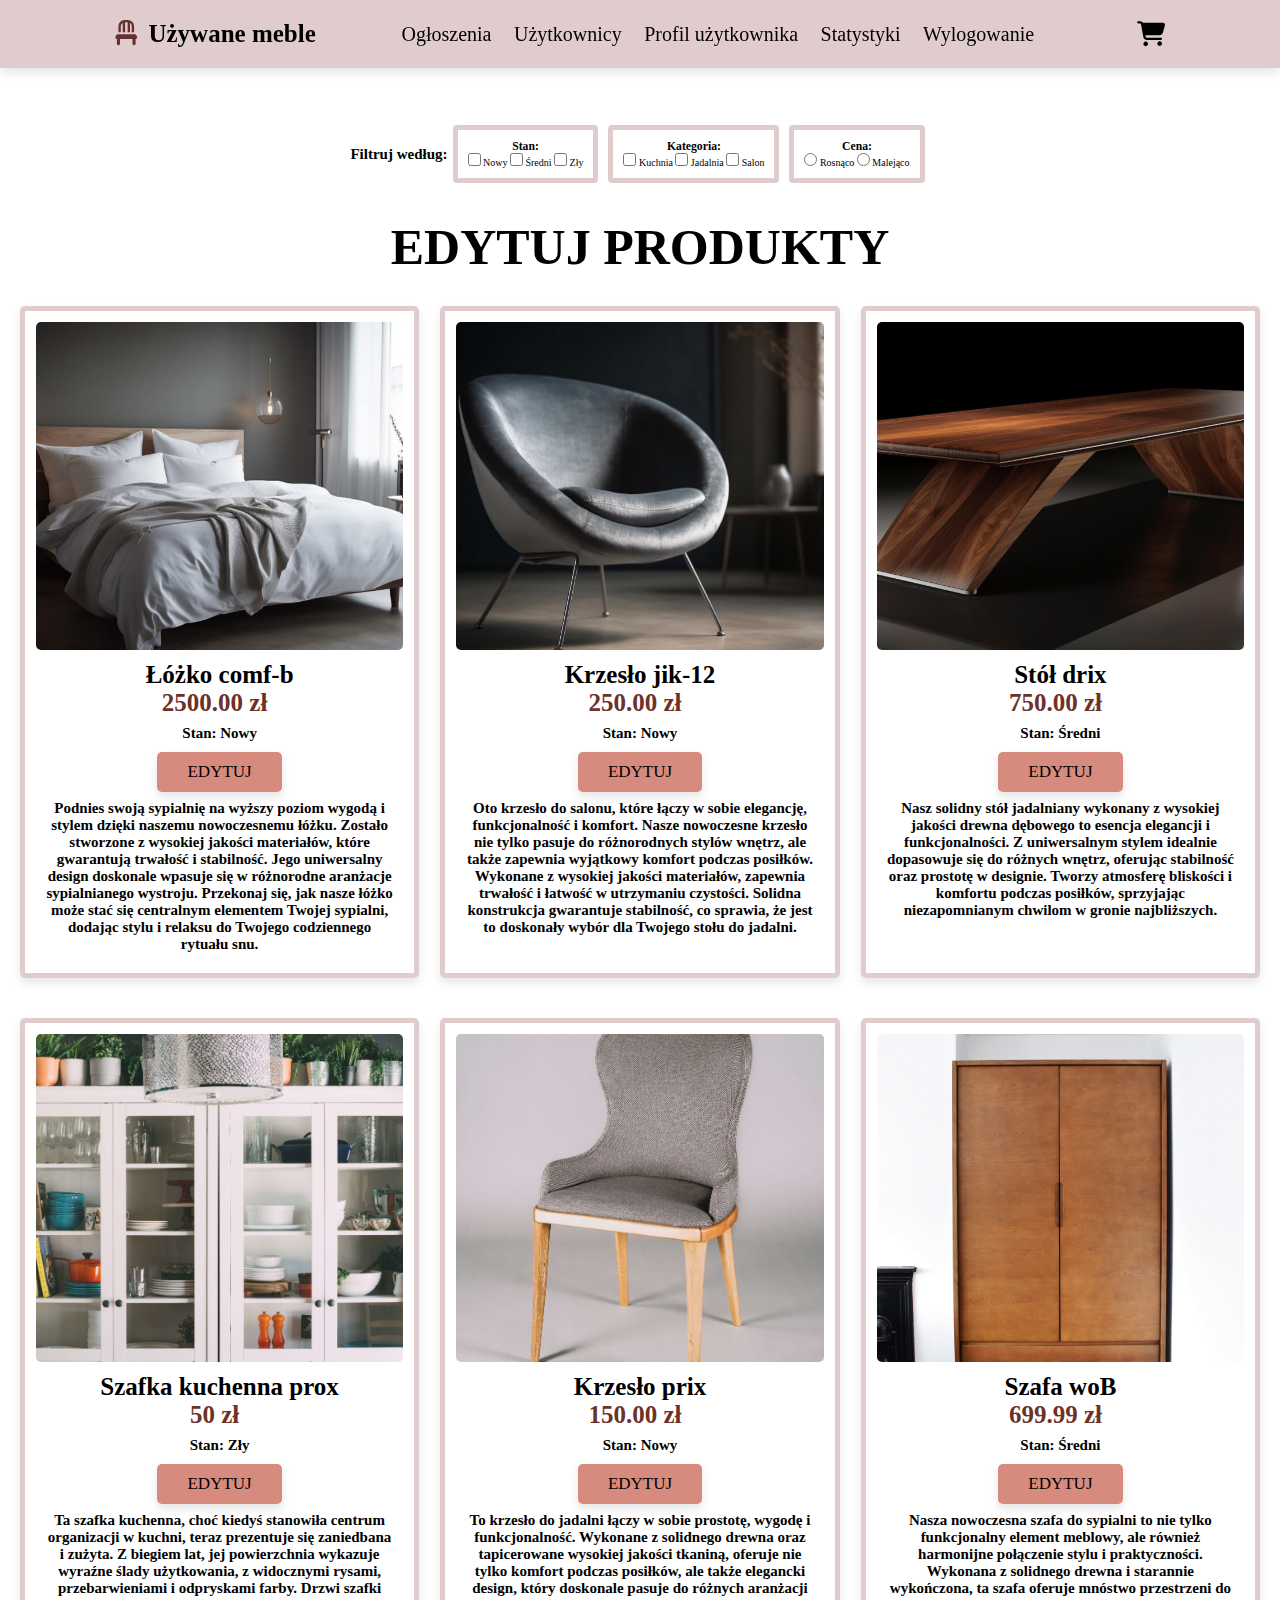
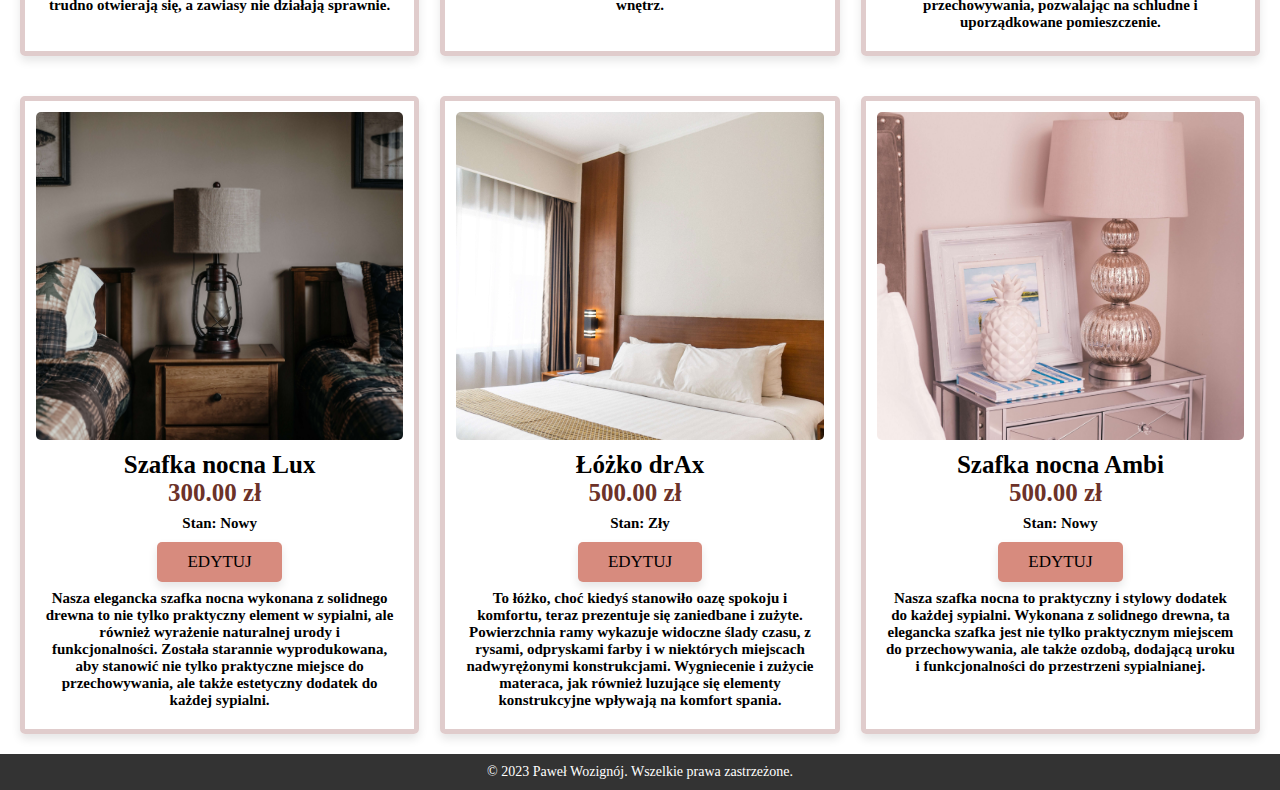
<file: website/html/htmladm/postsadmin.html>
<!DOCTYPE html>
<html lang="pl">
<head>
    <meta charset="UTF-8">
    <meta name="viewport" content="width=device-width, initial-scale=1.0">
    <title>Sklep z używanymi meblami</title>
    <link rel="stylesheet" href="../../css/cssadm/postadminstyle.css">
    <link rel="stylesheet" href="https://cdnjs.cloudflare.com/ajax/libs/font-awesome/6.4.2/css/all.min.css">
</head>

<body>

    <header class="header">
        <a href="#" class="logo"> <i class="fas fa-chair"></i> Używane meble </a>
        <nav class="navbar">
            <a href="../../html/htmladm/postsadmin.html">Ogłoszenia</a>
            <a href="../../html/htmladm/usersadmin.html">Użytkownicy</a>
            <a href="../../html/htmladm/userprofadmin.html">Profil użytkownika</a>
            <a href="../../html/htmladm/statsadmin.html">Statystyki</a>
            <a href="../../html/htmladm/logoutadmin.html">Wylogowanie</a>
        </nav>
        <div class="icons">
            <div id="cart-btn" class="fas fa-shopping-cart"></div>
            <div id="menu-btn" class="fas fa-bars"></div>
        </div>
    </header>

    <div class="cart-items-container">
        <div id="close-form" class="fas fa-times"></div>
        <h3 class="title">Koszyk</h3>
        <a href="#" class="btn"> Kup </a>
    </div>

    <section class="main-content">
        <section class="shop-wrapper">
            <div class="filters">
                <h2>Filtruj według:</h2>
                <div class="filter-group">
                    <h3>Stan:</h3>
                    <label><input type="checkbox" name="stan" value="nowy"> Nowy</label>
                    <label><input type="checkbox" name="stan" value="średni"> Średni</label>
                    <label><input type="checkbox" name="stan" value="zły"> Zły</label>
                </div>
                <div class="filter-group">
                    <h3>Kategoria:</h3>
                    <label><input type="checkbox" name="kategoria" value="kuchnia"> Kuchnia</label>
                    <label><input type="checkbox" name="kategoria" value="jadalnia"> Jadalnia</label>
                    <label><input type="checkbox" name="kategoria" value="salon"> Salon</label>
                </div>
                <div class="filter-group">
                    <h3>Cena:</h3>
                    <label><input type="radio" name="cena" value="rosnąco"> Rosnąco</label>
                    <label><input type="radio" name="cena" value="malejąco"> Malejąco</label>
                </div>
            </div>
        


            <section class="shop-products" id="shop-products">

                <h1 class="heading">EDYTUJ PRODUKTY</h1>
            
                <div class="box-container">
            
                    <div class="box">
                        <div class="image">
                            <img src="../../images/products-bedroom-bed.jpg" alt="">
                        </div>
                        <div class="content">
                            <h3>Łóżko comf-b</h3>
                            <span class="price">2500.00 zł</span>
                            <h4>Stan: Nowy</h4>
                            <div class="cart-options">
                                <a href="../htmladm/admineditpost.html" class="btn">EDYTUJ</a>
                            </div>
                            <h4>
                                Podnies swoją sypialnię na wyższy poziom wygodą i stylem dzięki naszemu nowoczesnemu łóżku.
                                Zostało stworzone z wysokiej jakości materiałów, które gwarantują trwałość i stabilność.
                                Jego uniwersalny design doskonale wpasuje się w różnorodne aranżacje sypialnianego wystroju.
                                Przekonaj się, jak nasze łóżko może stać się centralnym elementem Twojej sypialni, dodając stylu i relaksu do Twojego codziennego rytuału snu.
                            </h4>
                        </div>
                    </div>
                    
            
                    <div class="box">
                        <div class="image">
                            <img src="../../images/products-living-room-chair.jpg" alt="">
                        </div>
                        <div class="content">
                            <h3>Krzesło jik-12</h3>
                            <span class="price">250.00 zł</span>
                            <h4>Stan: Nowy</h4>
                            <div class="cart-options">
                                <a href="../htmladm/admineditpost.html" class="btn">EDYTUJ</a>
                            </div>
                            <h4>Oto krzesło do salonu, które łączy w sobie elegancję, funkcjonalność i komfort.
                                Nasze nowoczesne krzesło nie tylko pasuje do różnorodnych stylów wnętrz,
                                ale także zapewnia wyjątkowy komfort podczas posiłków. Wykonane z wysokiej jakości materiałów,
                                zapewnia trwałość i łatwość w utrzymaniu czystości. Solidna konstrukcja gwarantuje stabilność,
                                    co sprawia, że jest to doskonały wybór dla Twojego stołu do jadalni.
                            </h4>
                        </div>
                    </div>
            
                    <div class="box">
                        <div class="image">
                            <img src="../../images/products-dining-room-table.jpg" alt="">
                        </div>
                        <div class="content">
                            <h3>Stół drix</h3>
                            <span class="price">750.00 zł</span>
                            <h4>Stan: Średni</h4>
                            <div class="cart-options">
                                <a href="../htmladm/postsadmin.html" class="btn">EDYTUJ</a>
                            </div>
                            <h4>Nasz solidny stół jadalniany wykonany z wysokiej jakości drewna dębowego to esencja elegancji i funkcjonalności.
                                Z uniwersalnym stylem idealnie dopasowuje się do różnych wnętrz, oferując stabilność oraz prostotę w designie.
                                Tworzy atmosferę bliskości i komfortu podczas posiłków, sprzyjając niezapomnianym chwilom w gronie najbliższych.
                            </h4>
                        </div>
                    </div>

                    <div class="box">
                        <div class="image">
                            <img src="../../images/products-kitchen-cupboard.jpg" alt="">
                        </div>
                        <div class="content">
                            <h3>Szafka kuchenna prox</h3>
                            <span class="price">50 zł</span>
                            <h4>Stan: Zły</h4>
                            <div class="cart-options">
                                <a href="../htmladm/admineditpost.html" class="btn">EDYTUJ</a>
                            </div>
                            <h4>Ta szafka kuchenna, choć kiedyś stanowiła centrum organizacji w kuchni,
                                teraz prezentuje się zaniedbana i zużyta. Z biegiem lat, jej powierzchnia
                                wykazuje wyraźne ślady użytkowania, z widocznymi rysami, przebarwieniami i odpryskami farby.
                                Drzwi szafki trudno otwierają się, a zawiasy nie działają sprawnie.
                            </h4>
                        </div>
                    </div>

                    <div class="box">
                        <div class="image">
                            <img src="../../images/products-dining-chair.jpg" alt="">
                        </div>
                        <div class="content">
                            <h3>Krzesło prix</h3>
                            <span class="price">150.00 zł</span>
                            <h4>Stan: Nowy</h4>
                            <div class="cart-options">
                                <a href="../htmladm/admineditpost.html" class="btn">EDYTUJ</a>
                            </div>
                            <h4>To krzesło do jadalni łączy w sobie prostotę, wygodę i funkcjonalność.
                                Wykonane z solidnego drewna oraz tapicerowane wysokiej jakości tkaniną,
                                oferuje nie tylko komfort podczas posiłków, ale także elegancki design,
                                który doskonale pasuje do różnych aranżacji wnętrz.
                            </h4>
                        </div>
                    </div>

                    <div class="box">
                        <div class="image">
                            <img src="../../images/products-bedroom-wardrobe.jpg" alt="">
                        </div>
                        <div class="content">
                            <h3>Szafa woB</h3>
                            <span class="price">699.99 zł</span>
                            <h4>Stan: Średni</h4>
                            <div class="cart-options">
                                <a href="../htmladm/admineditpost.html" class="btn">EDYTUJ</a>
                            </div>
                            <h4>Nasza nowoczesna szafa do sypialni to nie tylko funkcjonalny element meblowy,
                                ale również harmonijne połączenie stylu i praktyczności.
                                Wykonana z solidnego drewna i starannie wykończona,
                                ta szafa oferuje mnóstwo przestrzeni do przechowywania,
                                    pozwalając na schludne i uporządkowane pomieszczenie.
                            </h4>
                        </div>
                    </div>

                    <div class="box">
                        <div class="image">
                            <img src="../../images/products-bedroom-night-stand.jpg" alt="">
                        </div>
                        <div class="content">
                            <h3>Szafka nocna Lux</h3>
                            <span class="price">300.00 zł</span>
                            <h4>Stan: Nowy</h4>
                            <div class="cart-options">
                                <a href="../htmladm/admineditpost.html" class="btn">EDYTUJ</a>
                            </div>
                            <h4>Nasza elegancka szafka nocna wykonana z solidnego drewna to nie tylko praktyczny element w sypialni,
                                ale również wyrażenie naturalnej urody i funkcjonalności. Została starannie wyprodukowana,
                                aby stanowić nie tylko praktyczne miejsce do przechowywania, ale także estetyczny dodatek do każdej sypialni.
                            </h4>
                        </div>
                    </div>

                    <div class="box">
                        <div class="image">
                            <img src="../../images/products-bedroom-bed2.jpg" alt="">
                        </div>
                        <div class="content">
                            <h3>Łóżko drAx</h3>
                            <span class="price">500.00 zł</span>
                            <h4>Stan: Zły</h4>
                            <div class="cart-options">
                                <a href="../htmladm/admineditpost.html" class="btn">EDYTUJ</a>
                            </div>
                            <h4>To łóżko, choć kiedyś stanowiło oazę spokoju i komfortu, teraz prezentuje się zaniedbane i zużyte.
                                Powierzchnia ramy wykazuje widoczne ślady czasu,
                                z rysami, odpryskami farby i w niektórych miejscach nadwyrężonymi konstrukcjami.
                                Wygniecenie i zużycie materaca, jak również luzujące się elementy konstrukcyjne wpływają na komfort spania.
                            </h4>
                        </div>
                    </div>

                    <div class="box">
                        <div class="image">
                            <img src="../../images/products-bedroom-night-stand2.jpg" alt="">
                        </div>
                        <div class="content">
                            <h3>Szafka nocna Ambi</h3>
                            <span class="price">500.00 zł</span>
                            <h4>Stan: Nowy</h4>
                            <div class="cart-options">
                                <a href="../htmladm/admineditpost.html" class="btn">EDYTUJ</a>
                            </div>
                            <h4>Nasza szafka nocna to praktyczny i stylowy dodatek do każdej sypialni.
                                Wykonana z solidnego drewna, ta elegancka szafka jest nie tylko praktycznym miejscem do przechowywania,
                                ale także ozdobą, dodającą uroku i funkcjonalności do przestrzeni sypialnianej.</h4>
                        </div>
                    </div>            
                </div>            

            </section>
            
        </section>

    </section>

    <footer>
        <div class="footer-content">
            <p>&copy; 2023 Paweł Wozignój. Wszelkie prawa zastrzeżone.</p>
        </div>
    </footer>

    <script src="../../js/script.js"></script>
</body>
</html>
</file>
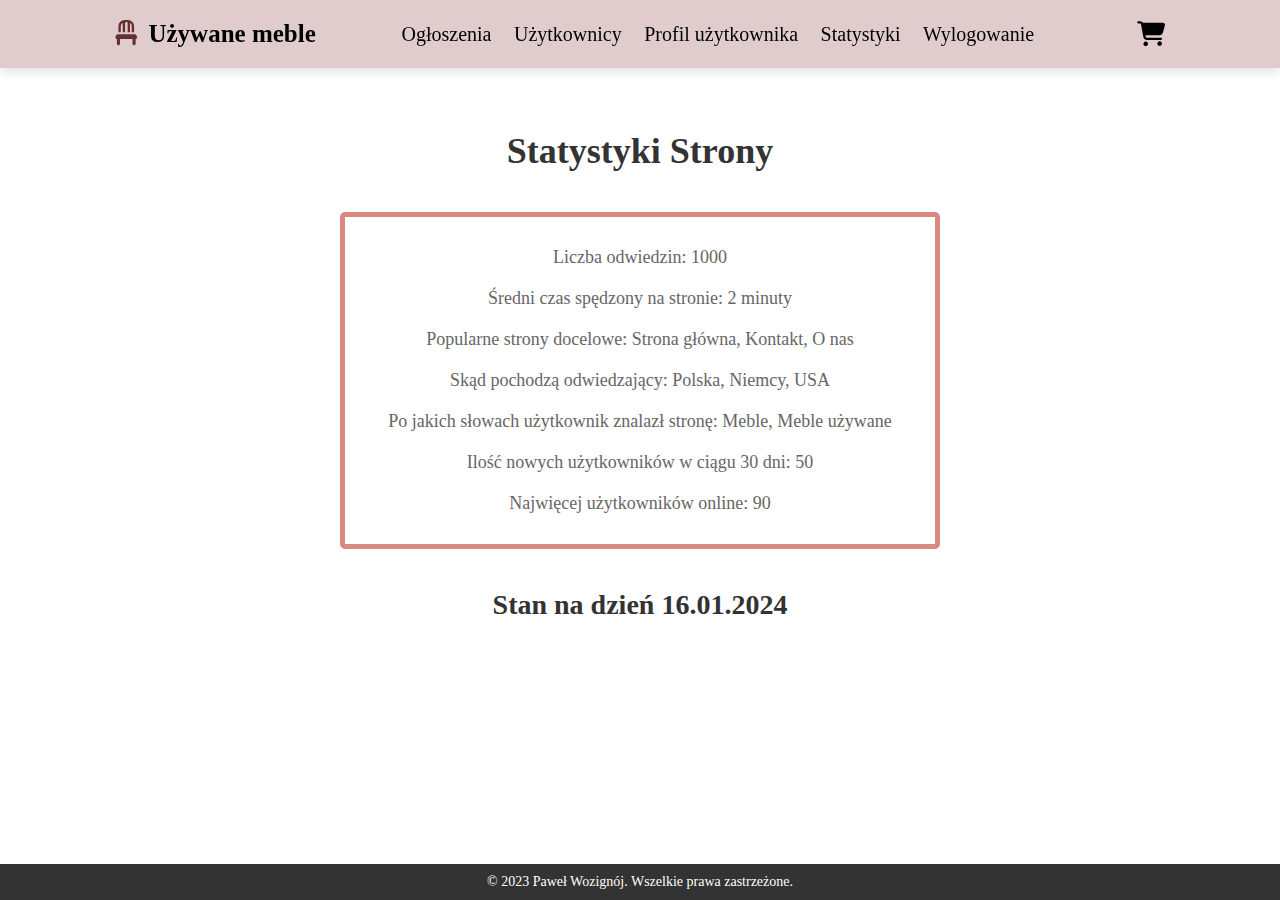
<file: website/html/htmladm/statsadmin.html>
<!DOCTYPE html>
<html lang="pl">
<head>
    <meta charset="UTF-8">
    <meta name="viewport" content="width=device-width, initial-scale=1.0">
    <title>Sklep z używanymi meblami</title>
    <link rel="stylesheet" href="../../css/cssadm/statsadminstyle.css">
    <link rel="stylesheet" href="https://cdnjs.cloudflare.com/ajax/libs/font-awesome/6.4.2/css/all.min.css">
</head>

<body>

    <header class="header">
        <a href="#" class="logo"> <i class="fas fa-chair"></i> Używane meble </a>
        <nav class="navbar">
            <a href="../../html/htmladm/postsadmin.html">Ogłoszenia</a>
            <a href="../../html/htmladm/usersadmin.html">Użytkownicy</a>
            <a href="../../html/htmladm/userprofadmin.html">Profil użytkownika</a>
            <a href="../../html/htmladm/statsadmin.html">Statystyki</a>
            <a href="../../html/htmladm/logoutadmin.html">Wylogowanie</a>
        </nav>
        <div class="icons">
            <div id="cart-btn" class="fas fa-shopping-cart"></div>
            <div id="menu-btn" class="fas fa-bars"></div>
        </div>
    </header>

    <div class="cart-items-container">
        <div id="close-form" class="fas fa-times"></div>
        <h3 class="title">Koszyk</h3>
        <a href="#" class="btn"> Kup </a>
    </div>

    <section class="main-content">
        <h1>Statystyki Strony</h1>
        
        <div class="container">
            <p>Liczba odwiedzin: 1000</p>
            <p>Średni czas spędzony na stronie: 2 minuty</p>
            <p>Popularne strony docelowe: Strona główna, Kontakt, O nas</p>
            <p>Skąd pochodzą odwiedzający: Polska, Niemcy, USA</p>
            <p>Po jakich słowach użytkownik znalazł stronę: Meble, Meble używane</p>
            <p>Ilość nowych użytkowników w ciągu 30 dni: 50</p>
            <p>Najwięcej użytkowników online: 90</p>
        </div>

        <h2>Stan na dzień 16.01.2024</h2>
    </section>

    <footer>
        <div class="footer-content">
            <p>&copy; 2023 Paweł Wozignój. Wszelkie prawa zastrzeżone.</p>
        </div>
    </footer>

    <script src="../../js/script.js"></script>
</body>
</html>
</file>
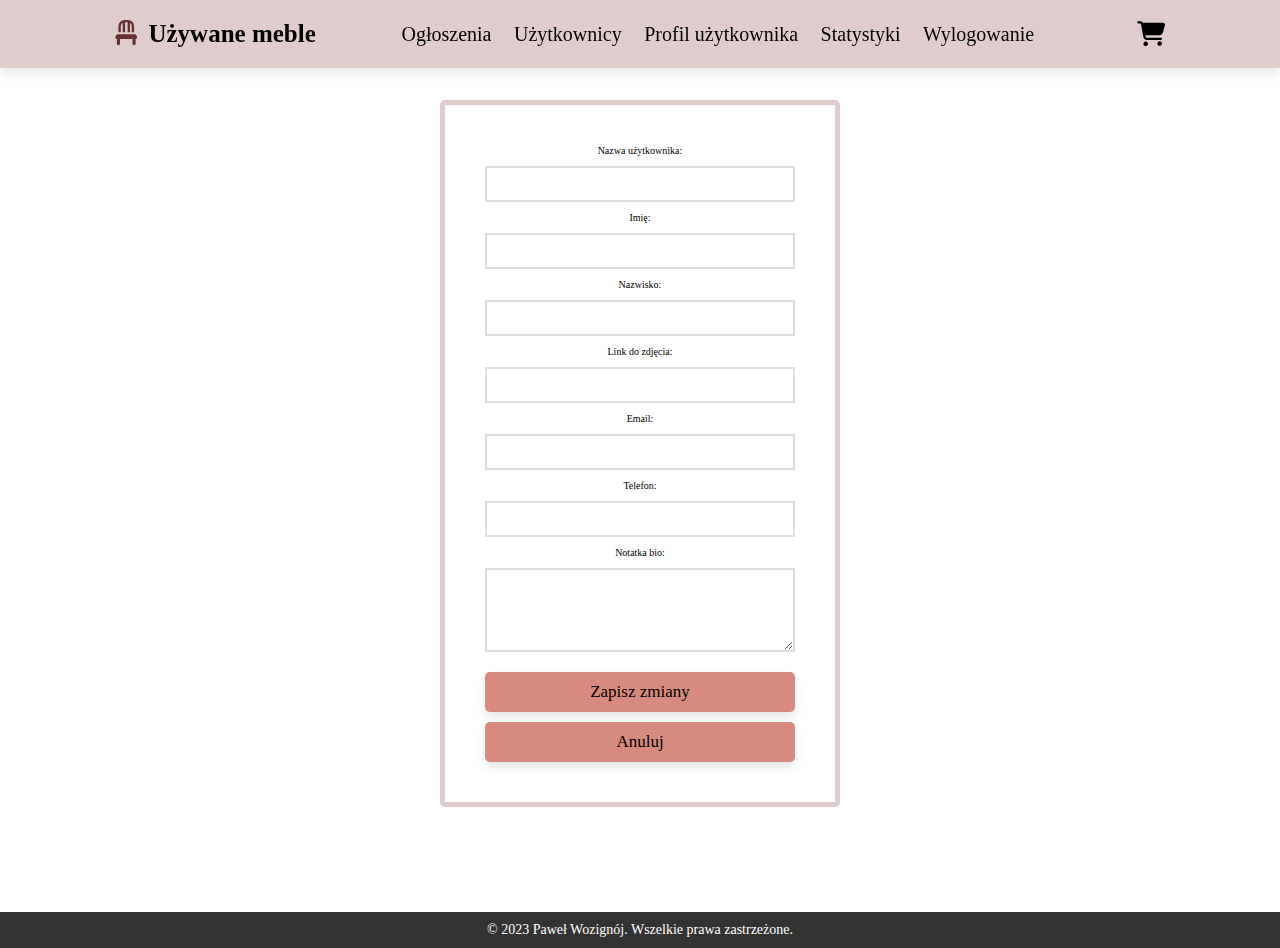
<file: website/html/htmladm/useradminedit.html>
<!DOCTYPE html>
<html lang="pl">
<head>
    <meta charset="UTF-8">
    <meta name="viewport" content="width=device-width, initial-scale=1.0">
    <title>Sklep z używanymi meblami</title>
    <link rel="stylesheet" href="../../css/cssadm/useradmineditstyle.css">
    <link rel="stylesheet" href="https://cdnjs.cloudflare.com/ajax/libs/font-awesome/6.4.2/css/all.min.css">
</head>

<body>

    <header class="header">
        <a href="#" class="logo"> <i class="fas fa-chair"></i> Używane meble </a>
        <nav class="navbar">
            <a href="../../html/htmladm/postsadmin.html">Ogłoszenia</a>
            <a href="../../html/htmladm/usersadmin.html">Użytkownicy</a>
            <a href="../../html/htmladm/userprofadmin.html">Profil użytkownika</a>
            <a href="../../html/htmladm/statsadmin.html">Statystyki</a>
            <a href="../../html/htmladm/logoutadmin.html">Wylogowanie</a>
        </nav>
        <div class="icons">
            <div id="cart-btn" class="fas fa-shopping-cart"></div>
            <div id="menu-btn" class="fas fa-bars"></div>
        </div>
    </header>

    <div class="cart-items-container">
        <div id="close-form" class="fas fa-times"></div>
        <h3 class="title">Koszyk</h3>
        <a href="#" class="btn"> Kup </a>
    </div>

    <section class="main-content">
        <div class="container">
            <div class="form-wrapper">
                <div class="form-edit">
                    <label for="userLogin">Nazwa użytkownika:</label>
                    <input type="text" id="userLogin" name="userLogin" value="" required>
        
                    <label for="userName">Imię:</label>
                    <input type="text" id="userName" name="userName" value="" required>
        
                    <label for="userSurname">Nazwisko:</label>
                    <input type="text" id="userSurname" name="userSurname" value="" required>
        
                    <label for="userImage">Link do zdjęcia:</label>
                    <input type="text" id="userImage" name="userImage" value="" required>

                    <label for="userEmail">Email:</label>
                    <input type="text" id="userEmail" name="userEmail" value="" required>

                    <label for="userTelephone">Telefon:</label>
                    <input type="text" id="userTelephone" name="userTelephone" value="" required>
        
                    <label for="userDescription">Notatka bio:</label>
                    <textarea id="userDescription" name="userDescription" rows="4" required></textarea>
        
                    <a href="usersadmin.html" class="btn"> Zapisz zmiany </a>
                    <a href="usersadmin.html" class="btn"> Anuluj </a>
                </div>
            </div>
        </div>
    </section>

    <footer>
        <div class="footer-content">
            <p>&copy; 2023 Paweł Wozignój. Wszelkie prawa zastrzeżone.</p>
        </div>
    </footer>

    <script src="../../js/script.js"></script>
</body>
</html>
</file>
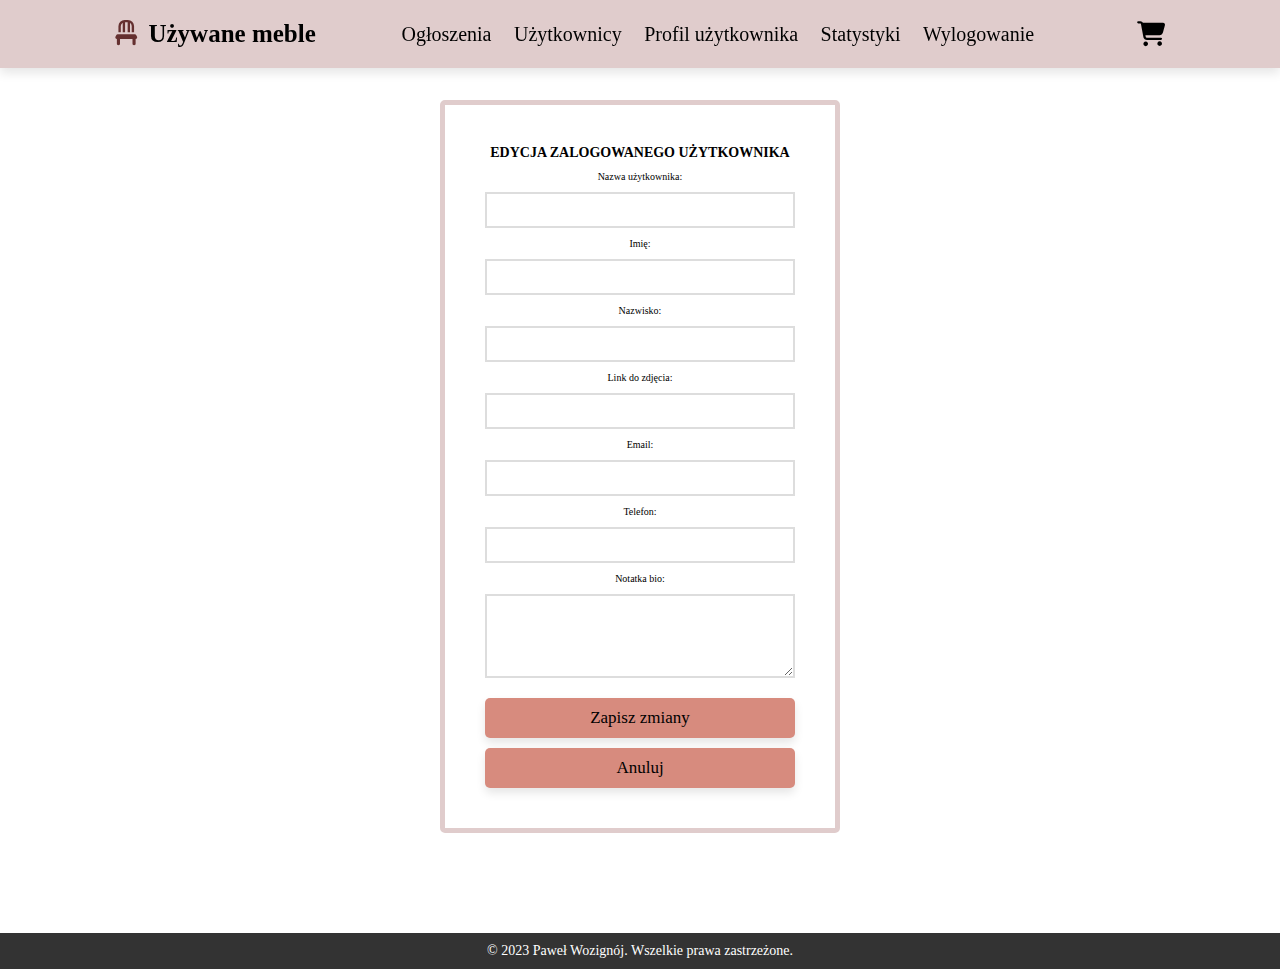
<file: website/html/htmladm/userprofadmin.html>
<!DOCTYPE html>
<html lang="pl">
<head>
    <meta charset="UTF-8">
    <meta name="viewport" content="width=device-width, initial-scale=1.0">
    <title>Sklep z używanymi meblami</title>
    <link rel="stylesheet" href="../../css/cssadm/userprofadminstyle.css">
    <link rel="stylesheet" href="https://cdnjs.cloudflare.com/ajax/libs/font-awesome/6.4.2/css/all.min.css">
</head>

<body>

    <header class="header">
        <a href="#" class="logo"> <i class="fas fa-chair"></i> Używane meble </a>
        <nav class="navbar">
            <a href="../../html/htmladm/postsadmin.html">Ogłoszenia</a>
            <a href="../../html/htmladm/usersadmin.html">Użytkownicy</a>
            <a href="../../html/htmladm/userprofadmin.html">Profil użytkownika</a>
            <a href="../../html/htmladm/statsadmin.html">Statystyki</a>
            <a href="../../html/htmladm/logoutadmin.html">Wylogowanie</a>
        </nav>
        <div class="icons">
            <div id="cart-btn" class="fas fa-shopping-cart"></div>
            <div id="menu-btn" class="fas fa-bars"></div>
        </div>
    </header>


    <div class="cart-items-container">
        <div id="close-form" class="fas fa-times"></div>
        <h3 class="title">Koszyk</h3>
        <a href="#" class="btn"> Kup </a>
    </div>

    <section class="main-content">
        <div class="container">
            <div class="form-wrapper">
                <h1 class="heading">EDYCJA ZALOGOWANEGO UŻYTKOWNIKA</h1>
                <div class="form-edit">
                    <label for="userLogin">Nazwa użytkownika:</label>
                    <input type="text" id="userLogin" name="userLogin" value="" required>
        
                    <label for="userName">Imię:</label>
                    <input type="text" id="userName" name="userName" value="" required>
        
                    <label for="userSurname">Nazwisko:</label>
                    <input type="text" id="userSurname" name="userSurname" value="" required>
        
                    <label for="userImage">Link do zdjęcia:</label>
                    <input type="text" id="userImage" name="userImage" value="" required>

                    <label for="userEmail">Email:</label>
                    <input type="text" id="userEmail" name="userEmail" value="" required>

                    <label for="userTelephone">Telefon:</label>
                    <input type="text" id="userTelephone" name="userTelephone" value="" required>
        
                    <label for="userDescription">Notatka bio:</label>
                    <textarea id="userDescription" name="userDescription" rows="4" required></textarea>
        
                    <a href="indexadmin.html" class="btn"> Zapisz zmiany </a>
                    <a href="indexadmin.html" class="btn"> Anuluj </a>
                </div>
            </div>
        </div>
    </section>

    <footer>
        <div class="footer-content">
            <p>&copy; 2023 Paweł Wozignój. Wszelkie prawa zastrzeżone.</p>
        </div>
    </footer>

    <script src="../../js/script.js"></script>
</body>
</html>
</file>
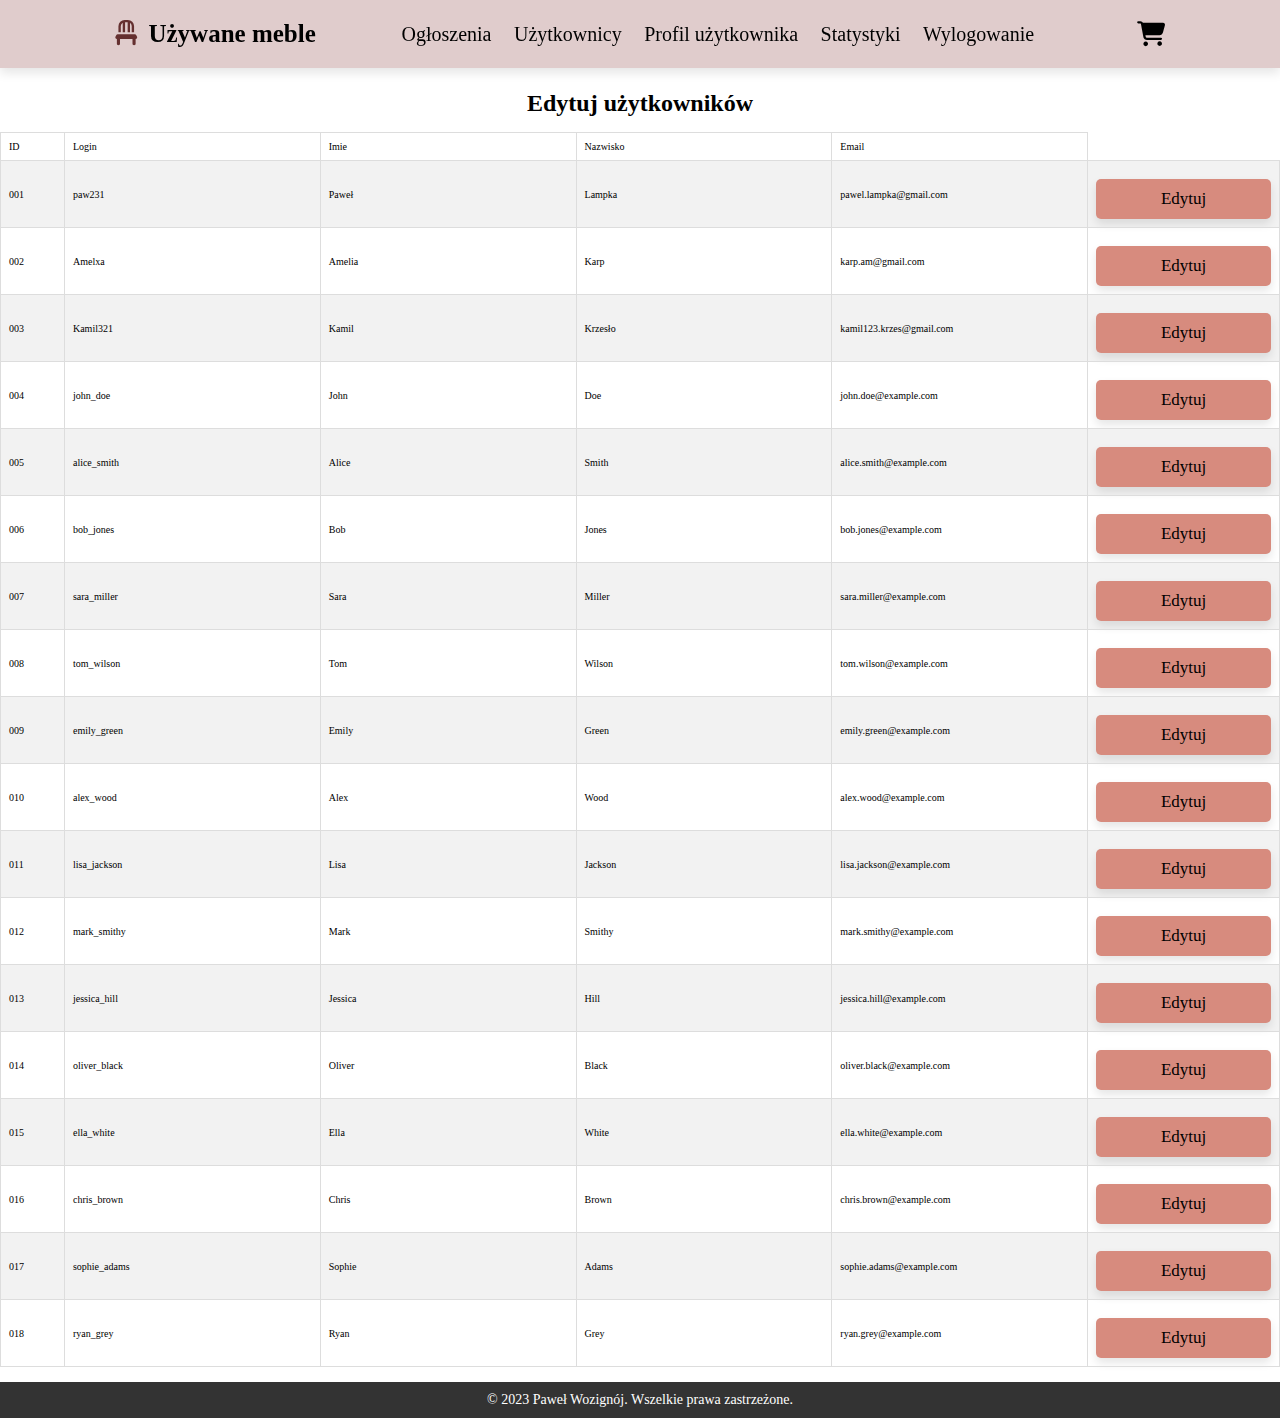
<file: website/html/htmladm/usersadmin.html>
<!DOCTYPE html>
<html lang="pl">
<head>
    <meta charset="UTF-8">
    <meta name="viewport" content="width=device-width, initial-scale=1.0">
    <title>Sklep z używanymi meblami</title>
    <link rel="stylesheet" href="../../css/cssadm/usersadminstyle.css">
    <link rel="stylesheet" href="https://cdnjs.cloudflare.com/ajax/libs/font-awesome/6.4.2/css/all.min.css">
</head>

<body>

    <header class="header">
        <a href="#" class="logo"> <i class="fas fa-chair"></i> Używane meble </a>
        <nav class="navbar">
            <a href="../../html/htmladm/postsadmin.html">Ogłoszenia</a>
            <a href="../../html/htmladm/usersadmin.html">Użytkownicy</a>
            <a href="../../html/htmladm/userprofadmin.html">Profil użytkownika</a>
            <a href="../../html/htmladm/statsadmin.html">Statystyki</a>
            <a href="../../html/htmladm/logoutadmin.html">Wylogowanie</a>
        </nav>
        <div class="icons">
            <div id="cart-btn" class="fas fa-shopping-cart"></div>
            <div id="menu-btn" class="fas fa-bars"></div>
        </div>
    </header>


    <div class="cart-items-container">
        <div id="close-form" class="fas fa-times"></div>
        <h3 class="title">Koszyk</h3>
        <a href="#" class="btn"> Kup </a>
    </div>

    <section class="main-content">
        <h1 class="table-header">Edytuj użytkowników</h1>

        <table>
            <tbody>
                <tr>
                    <td>ID</td>
                    <td>Login</td>
                    <td>Imie</td>
                    <td>Nazwisko</td>
                    <td>Email</td>
                </tr>
                <tr>
                    <td>001</td>
                    <td>paw231</td>
                    <td>Paweł</td>
                    <td>Lampka</td>
                    <td>pawel.lampka@gmail.com</td>
                    <td><a href="../htmladm/useradminedit.html" class="btn"> Edytuj </a></td>
                </tr>
                <tr>
                    <td>002</td>
                    <td>Amelxa</td>
                    <td>Amelia</td>
                    <td>Karp</td>
                    <td>karp.am@gmail.com</td>
                    <td><a href="../htmladm/useradminedit.html" class="btn"> Edytuj </a></td>
                </tr>
                <tr>
                    <td>003</td>
                    <td>Kamil321</td>
                    <td>Kamil</td>
                    <td>Krzesło</td>
                    <td>kamil123.krzes@gmail.com</td>
                    <td><a href="../htmladm/useradminedit.html" class="btn"> Edytuj </a></td>
                </tr>
                <tr>
                    <td>004</td>
                    <td>john_doe</td>
                    <td>John</td>
                    <td>Doe</td>
                    <td>john.doe@example.com</td>
                    <td><a href="../htmladm/useradminedit.html" class="btn">Edytuj</a></td>
                </tr>
                <tr>
                    <td>005</td>
                    <td>alice_smith</td>
                    <td>Alice</td>
                    <td>Smith</td>
                    <td>alice.smith@example.com</td>
                    <td><a href="../htmladm/useradminedit.html" class="btn">Edytuj</a></td>
                </tr>
                <tr>
                    <td>006</td>
                    <td>bob_jones</td>
                    <td>Bob</td>
                    <td>Jones</td>
                    <td>bob.jones@example.com</td>
                    <td><a href="../htmladm/useradminedit.html" class="btn">Edytuj</a></td>
                </tr>
                <tr>
                    <td>007</td>
                    <td>sara_miller</td>
                    <td>Sara</td>
                    <td>Miller</td>
                    <td>sara.miller@example.com</td>
                    <td><a href="../htmladm/useradminedit.html" class="btn">Edytuj</a></td>
                </tr>
                <tr>
                    <td>008</td>
                    <td>tom_wilson</td>
                    <td>Tom</td>
                    <td>Wilson</td>
                    <td>tom.wilson@example.com</td>
                    <td><a href="../htmladm/useradminedit.html" class="btn">Edytuj</a></td>
                </tr>
                <tr>
                    <td>009</td>
                    <td>emily_green</td>
                    <td>Emily</td>
                    <td>Green</td>
                    <td>emily.green@example.com</td>
                    <td><a href="../htmladm/useradminedit.html" class="btn">Edytuj</a></td>
                </tr>
                <tr>
                    <td>010</td>
                    <td>alex_wood</td>
                    <td>Alex</td>
                    <td>Wood</td>
                    <td>alex.wood@example.com</td>
                    <td><a href="#" class="btn">Edytuj</a></td>
                </tr>
                <tr>
                    <td>011</td>
                    <td>lisa_jackson</td>
                    <td>Lisa</td>
                    <td>Jackson</td>
                    <td>lisa.jackson@example.com</td>
                    <td><a href="../htmladm/useradminedit.html" class="btn">Edytuj</a></td>
                </tr>
                <tr>
                    <td>012</td>
                    <td>mark_smithy</td>
                    <td>Mark</td>
                    <td>Smithy</td>
                    <td>mark.smithy@example.com</td>
                    <td><a href="../htmladm/useradminedit.html" class="btn">Edytuj</a></td>
                </tr>
                <tr>
                    <td>013</td>
                    <td>jessica_hill</td>
                    <td>Jessica</td>
                    <td>Hill</td>
                    <td>jessica.hill@example.com</td>
                    <td><a href="../htmladm/useradminedit.html" class="btn">Edytuj</a></td>
                </tr>
                <tr>
                    <td>014</td>
                    <td>oliver_black</td>
                    <td>Oliver</td>
                    <td>Black</td>
                    <td>oliver.black@example.com</td>
                    <td><a href="../htmladm/useradminedit.html" class="btn">Edytuj</a></td>
                </tr>
                <tr>
                    <td>015</td>
                    <td>ella_white</td>
                    <td>Ella</td>
                    <td>White</td>
                    <td>ella.white@example.com</td>
                    <td><a href="../htmladm/useradminedit.html" class="btn">Edytuj</a></td>
                </tr>
                <tr>
                    <td>016</td>
                    <td>chris_brown</td>
                    <td>Chris</td>
                    <td>Brown</td>
                    <td>chris.brown@example.com</td>
                    <td><a href="../htmladm/useradminedit.html" class="btn">Edytuj</a></td>
                </tr>
                <tr>
                    <td>017</td>
                    <td>sophie_adams</td>
                    <td>Sophie</td>
                    <td>Adams</td>
                    <td>sophie.adams@example.com</td>
                    <td><a href="../htmladm/useradminedit.html" class="btn">Edytuj</a></td>
                </tr>
                <tr>
                    <td>018</td>
                    <td>ryan_grey</td>
                    <td>Ryan</td>
                    <td>Grey</td>
                    <td>ryan.grey@example.com</td>
                    <td><a href="../htmladm/useradminedit.html" class="btn">Edytuj</a></td>
                </tr>
            </tbody>
        </table>
    </section>

    <footer>
        <div class="footer-content">
            <p>&copy; 2023 Paweł Wozignój. Wszelkie prawa zastrzeżone.</p>
        </div>
    </footer>

    <script src="../../js/script.js"></script>
</body>
</html>
</file>
<file: website/css/concactstyle.css>
:root {
    --primary-color: #d78b7e;
    --secondary: #6c3229;
    --bg: #ddc8c8ec;
    --box-shadow: 0 .5rem 1rem rgba(3, 3, 3, 0.1);
  }
  
  * {
    font-family: 'Times New Roman', Times, serif;
    margin: 0;
    padding: 0;
    box-sizing: border-box;
    outline: none;
    border: none;
    text-decoration: none;
    transition: .2s linear;
  }
  
  html {
    font-size: 62.5%;
    scroll-padding-top: 9rem;
    scroll-behavior: smooth;
  }
  
  html::-webkit-scrollbar {
    width: .8rem;
    height: 0;
  }
  
  html::-webkit-scrollbar-track {
    background: transparent;
  }
  
  html::-webkit-scrollbar-thumb {
    background: #0000008d;
    border-radius: 4rem;
  }

  body{
    min-height: 100vh; 
    margin: 0;
    padding: 0;
    display: flex;
    flex-direction: column;
  }

  .main-content {
    flex: 1; 
  }

  .heading{
    text-align: center;
    color: var(--black);
    text-transform: uppercase;
    margin-bottom: 3rem;
    padding: 3rem 0;
    font-size: 4rem;
  }
  
  .btn{
    margin-top: 1rem;
    display: inline-block;
    padding: 1rem 3rem;
    font-size: 1.7rem;
    color: var(--white);
    border-radius: .5rem;
    box-shadow: var(--box-shadow);
    background: var(--primary-color);
    cursor: pointer;
  }
  
  .btn:hover {
    color: #562a2aec;
  }

  .header {
    position: fixed;
    top: 0; left: 0; right: 0;
    z-index: 1000;
    background: var(--bg);
    box-shadow: var(--box-shadow);
    display: flex;
    align-items: center;
    justify-content: space-between;
    padding: 2rem 9%;
  }
  
  .header .logo {
    font-size: 2.5rem;
    font-weight: bold;
    color: #000000;
  }
  
  .header .logo i {
    color: #653030;
    padding-right: .5rem;
  }
  
  .header .navbar a {
    font-size: 2rem;
    color: #000000;
    margin: 0 1rem;
  }
  
  .header .navbar a:hover {
    color: var(--primary-color);
  }
  
  .header .icons div {
    font-size: 2.5rem;
    margin-left: 1.7rem;
    color: #000000;
    cursor: pointer;
  }
  
  .header .icons div:hover {
    color: var(--primary-color);
  }
  
  #menu-btn {
    display: none;
  }
  
  .cart-items-container {
    position: fixed;
    top: 0;
    right: -105%;
    width: 40rem;
    display: flex;
    flex-flow: column;
    gap: 2rem;
    justify-content: center;
    height: 100%;
    z-index: 1200;
    padding: 2rem;
    text-align: center;
    background-color: #ffffff;
  }
  
  .cart-items-container.active {
    right: 0;
    box-shadow: 0 0 0 100vw rgba(0, 0, 0, 0.67);
  }
  
  .cart-items-container #close-form {
    position: absolute;
    top: 1.5rem;
    right: 2.5rem;
    font-size: 4rem;
    cursor: pointer;
    color: #000000;
  }
  
  .cart-items-container #close-form:hover {
    transform: rotate(90deg);
    color: var(--primary-color);
  }
  
  .cart-items-container .title {
    font-size: 2.5rem;
    color: var(--secondary);
    text-transform: uppercase;
    letter-spacing: .2rem;
  }

  footer {
    background-color: #333; 
    color: #fff; 
    text-align: center;
    padding: 1rem 0; 
  }
  
  .footer-content {
    max-width: 960px;
    margin: 0 auto; 
  }
  
  .footer-content p {
    font-size: 14px;
    margin: 0; 
  }

  .form-container {
    width: 400px;
    margin-top: 140px;
    margin-bottom: 60px;
    margin-left: auto;
    margin-right: auto;
    background: #fff;
    padding: 20px;
    border: 5px solid var(--bg); 
    border-radius: 8px;
    box-shadow: 0 0 10px rgba(0, 0, 0, 0.1);
    text-align: center;
}



.form-group {
    margin-bottom: 15px;
    margin-top: 15px;
}

.label {
    display: block;
    font-weight: bold;
}

input[type="text"],
input[type="email"],
textarea {
    width: 100%;
    padding: 8px;
    border-radius: 4px;
    border: 1px solid #ccc;
}

.icons{
    font-size: 2.5rem;
    margin-left: 1.7rem;
    color: #000000;
    cursor: pointer;
    display: inline-block; 
}

.form-container .form-group .btn {
  display: flex;
  justify-content: center; 
  align-items: center; 
}

@media screen and (max-width: 576px) {
  html {
    font-size: 55%;
  }

  .header {
    padding: 2rem;
  }

  section {
    padding: 2rem;
  }

  #menu-btn {
    display: inline-block;
  }

  .fa-times {
    transform: rotate(180deg);
  }

  .header .navbar {
    position: absolute;
    top: 99%;
    left: 0;
    right: 0;
    background: var(--white);
    border-top: .1rem solid var(--secondary);
    clip-path: polygon(0 0, 100% 0, 100% 0, 0 0);
    transition: background 0.3s;
  }

  .header .navbar.active {
    clip-path: polygon(0 0, 100% 0, 100% 100%, 0 100%);
    background: rgba(0, 0, 0, 0.8); 
  }

  .header .navbar a {
    display: block;
    margin: 2rem;
    color: white;
  }
}
</file>
<file: website/css/infostyle.css>
:root {
    --primary-color: #d78b7e;
    --secondary: #6c3229;
    --bg: #ddc8c8ec;
    --box-shadow: 0 .5rem 1rem rgba(3, 3, 3, 0.1);
  }
  
  * {
    font-family: 'Times New Roman', Times, serif;
    margin: 0;
    padding: 0;
    box-sizing: border-box;
    outline: none;
    border: none;
    text-decoration: none;
    transition: .2s linear;
  }
  
  html {
    font-size: 62.5%;
    scroll-padding-top: 9rem;
    scroll-behavior: smooth;
  }

  html body{
    margin:0;
	  padding:0;
	  height:100%;
  }
  
  html::-webkit-scrollbar {
    width: .8rem;
    height: 0;
  }
  
  html::-webkit-scrollbar-track {
    background: transparent;
  }
  
  html::-webkit-scrollbar-thumb {
    background: #0000008d;
    border-radius: 4rem;
  }

  body{
    min-height: 100vh; 
    margin: 0;
    padding: 0;
    display: flex;
    flex-direction: column;
  }

  .main-content {
    flex: 1; 
  }

  .heading{
    text-align: center;
    color: var(--black);
    text-transform: uppercase;
    margin-bottom: 3rem;
    padding: 3rem 0;
    font-size: 4rem;
  }
  
  .btn{
    margin-top: 1rem;
    display: inline-block;
    padding: 1rem 3rem;
    font-size: 1.7rem;
    color: var(--white);
    border-radius: .5rem;
    box-shadow: var(--box-shadow);
    background: var(--primary-color);
    cursor: pointer;
  }
  
  .btn:hover {
    color: #562a2aec;
  }

  .header {
    position: fixed;
    top: 0; left: 0; right: 0;
    z-index: 1000;
    background: var(--bg);
    box-shadow: var(--box-shadow);
    display: flex;
    align-items: center;
    justify-content: space-between;
    padding: 2rem 9%;
  }
  
  .header .logo {
    font-size: 2.5rem;
    font-weight: bold;
    color: #000000;
  }
  
  .header .logo i {
    color: #653030;
    padding-right: .5rem;
  }
  
  .header .navbar a {
    font-size: 2rem;
    color: #000000;
    margin: 0 1rem;
  }
  
  .header .navbar a:hover {
    color: var(--primary-color);
  }
  
  .header .icons div {
    font-size: 2.5rem;
    margin-left: 1.7rem;
    color: #000000;
    cursor: pointer;
  }
  
  .header .icons div:hover {
    color: var(--primary-color);
  }
  
  #menu-btn {
    display: none;
  }
  
  .cart-items-container {
    position: fixed;
    top: 0;
    right: -105%;
    width: 40rem;
    display: flex;
    flex-flow: column;
    gap: 2rem;
    justify-content: center;
    height: 100%;
    z-index: 1200;
    padding: 2rem;
    text-align: center;
    background-color: #ffffff;
  }
  
  .cart-items-container.active {
    right: 0;
    box-shadow: 0 0 0 100vw rgba(0, 0, 0, 0.67);
  }
  
  .cart-items-container #close-form {
    position: absolute;
    top: 1.5rem;
    right: 2.5rem;
    font-size: 4rem;
    cursor: pointer;
    color: #000000;
  }
  
  .cart-items-container #close-form:hover {
    transform: rotate(90deg);
    color: var(--primary-color);
  }
  
  .cart-items-container .title {
    font-size: 2.5rem;
    color: var(--secondary);
    text-transform: uppercase;
    letter-spacing: .2rem;
  }

  .info {
    border: 5px solid var(--bg);
    padding: 20px;
    margin: 210px auto;
    max-width: 60%;
    text-align: center;
}

.info .info-concent h2{
    padding: 10px;
    font-size: 35px;
}

.info .info-concent p {
    padding: 5px;
}

footer {
  background-color: #333; 
  color: #fff; 
  text-align: center;
  padding: 1rem 0;
  width: 100%;
}

.footer-content {
  max-width: 960px;
  margin: 0 auto; 
}

.footer-content p {
  font-size: 14px;
  margin: 0; 
}




@media screen and (max-width: 576px) {
  html {
    font-size: 55%;
  }

  .header {
    padding: 2rem;
  }

  section {
    padding: 2rem;
  }

  #menu-btn {
    display: inline-block;
  }

  .fa-times {
    transform: rotate(180deg);
  }

  .header .navbar {
    position: absolute;
    top: 99%;
    left: 0;
    right: 0;
    background: var(--white);
    border-top: .1rem solid var(--secondary);
    clip-path: polygon(0 0, 100% 0, 100% 0, 0 0);
    transition: background 0.3s;
  }

  .header .navbar.active {
    clip-path: polygon(0 0, 100% 0, 100% 100%, 0 100%);
    background: rgba(0, 0, 0, 0.8); 
  }

  .header .navbar a {
    display: block;
    margin: 2rem;
    color: white;
  }
}
</file>
<file: website/css/loginstyle.css>
:root {
  --primary-color: #d78b7e;
  --secondary: #6c3229;
  --bg: #ddc8c8ec;
  --box-shadow: 0 .5rem 1rem rgba(3, 3, 3, 0.1);
}

* {
  font-family: 'Times New Roman', Times, serif;
  margin: 0;
  padding: 0;
  box-sizing: border-box;
  outline: none;
  border: none;
  text-decoration: none;
  transition: .2s linear;
}

html {
  font-size: 62.5%;
  scroll-padding-top: 9rem;
  scroll-behavior: smooth;
}

html::-webkit-scrollbar {
  width: .8rem;
  height: 0;
}

html::-webkit-scrollbar-track {
  background: transparent;
}

html::-webkit-scrollbar-thumb {
  background: #0000008d;
  border-radius: 4rem;
}

body{
  min-height: 100vh; 
  margin: 0;
  padding: 0;
  display: flex;
  flex-direction: column;
}

.main-content {
  flex: 1; 
}

.heading{
  text-align: center;
  color: var(--black);
  text-transform: uppercase;
  margin-bottom: 3rem;
  padding: 3rem 0;
  font-size: 4rem;
}

.btn{
  margin-top: 1rem;
  display: inline-block;
  padding: 1rem 3rem;
  font-size: 1.7rem;
  color: var(--white);
  border-radius: .5rem;
  box-shadow: var(--box-shadow);
  background: var(--primary-color);
  cursor: pointer;
}

.btn:hover {
  color: #562a2aec;
}

.header {
  position: fixed;
  top: 0; left: 0; right: 0;
  z-index: 1000;
  background: var(--bg);
  box-shadow: var(--box-shadow);
  display: flex;
  align-items: center;
  justify-content: space-between;
  padding: 2rem 9%;
}


.header .logo {
  font-size: 2.5rem;
  font-weight: bold;
  color: #000000;
}

.header .logo i {
  color: #653030;
  padding-right: .5rem;
}

.header .navbar a {
  font-size: 2rem;
  color: #000000;
  margin: 0 1rem;
}

.header .navbar a:hover {
  color: var(--primary-color);
}

.header .icons div {
  font-size: 2.5rem;
  margin-left: 1.7rem;
  color: #000000;
  cursor: pointer;
}

.header .icons div:hover {
  color: var(--primary-color);
}

#menu-btn {
  display: none;
}

  .cart-items-container {
    position: fixed;
    top: 0;
    right: -105%;
    width: 40rem;
    display: flex;
    flex-flow: column;
    gap: 2rem;
    justify-content: center;
    height: 100%;
    z-index: 1200;
    padding: 2rem;
    text-align: center;
    background-color: #ffffff;
  }
  
  .cart-items-container.active {
    right: 0;
    box-shadow: 0 0 0 100vw rgba(0, 0, 0, 0.67);
  }
  
  .cart-items-container #close-form {
    position: absolute;
    top: 1.5rem;
    right: 2.5rem;
    font-size: 4rem;
    cursor: pointer;
    color: #000000;
  }
  
  .cart-items-container #close-form:hover {
    transform: rotate(90deg);
    color: var(--primary-color);
  }
  
  .cart-items-container .title {
    font-size: 2.5rem;
    color: var(--secondary);
    text-transform: uppercase;
    letter-spacing: .2rem;
  }

  footer {
    background-color: #333; 
    color: #fff; 
    text-align: center;
    padding: 1rem 0;
    width: 100%;
  }
  
  .footer-content {
    max-width: 1200px; 
    margin: 0 auto; 
  }
  
  .footer-content p {
    font-size: 14px;
    margin: 0; 
  }


.container {
  margin-top: 140px;
  margin-bottom: 40px;
  margin-left: auto;
  margin-right: auto;
  text-align: center;
  display: flex;
  justify-content: center;
}

.form-wrapper {
    width: 350px;
    height: 400px;
    padding: 40px;
    border: 5px solid #ddc8c8ec;
    border-radius: 5px;
    text-align: center;
    margin: 5px auto;
}

form {
    display: flex;
    flex-direction: column;
    align-items: center;
    margin-top: 20px;
}

input[type="text"],
input[type="password"] {
    padding: 8px;
    margin: 5px 0;
    border: 1px solid #ccc;
    border-radius: 4px;
    width: 100%;
}


.fa-brands {
    font-size: 24px;
    margin-top: 20px;
    margin-left: 10px;
    color: #000000;
    cursor: pointer;
}

.container .form-wrapper .btn {
    margin-top: 2rem;
    display: inline-block;
    width: 250px;
    padding: 1rem 3rem;
    width: 280px auto;
    font-size: 1.7rem;
    color: var(--white);
    border-radius: .5rem;
    box-shadow: var(--box-shadow);
    background: var(--primary-color);
    cursor: pointer;
  }

  @media screen and (max-width: 576px){
    html {
      font-size: 55%;
    }
  
    .header {
      padding: 2rem;
    }
  
    section {
      padding: 2rem;
    }

    #menu-btn {
      display: inline-block;
    }
  
    .fa-times {
      transform: rotate(180deg);
    }
  
    .header .navbar {
      position: absolute;
      top: 99%;
      left: 0;
      right: 0;
      background: var(--white);
      border-top: .1rem solid var(--secondary);
      clip-path: polygon(0 0, 100% 0, 100% 0, 0 0);
      transition: background 0.3s;
    }
  
    .header .navbar.active {
      clip-path: polygon(0 0, 100% 0, 100% 100%, 0 100%);
      background: rgba(0, 0, 0, 0.8); 
    }
  
    .header .navbar a {
      display: block;
      margin: 2rem;
      color: white;
    }
  }
</file>
<file: website/css/shopstyle.css>
:root {
    --primary-color: #d78b7e;
    --secondary: #6c3229;
    --bg: #ddc8c8ec;
    --box-shadow: 0 .5rem 1rem rgba(3, 3, 3, 0.1);
  }
  
  * {
    font-family: 'Times New Roman', Times, serif;
    margin: 0;
    padding: 0;
    box-sizing: border-box;
    outline: none;
    border: none;
    text-decoration: none;
    transition: .2s linear;
  }
  
  html {
    font-size: 62.5%;
    scroll-padding-top: 9rem;
    scroll-behavior: smooth;
  }
  
  html::-webkit-scrollbar {
    width: .8rem;
    height: 0;
  }
  
  html::-webkit-scrollbar-track {
    background: transparent;
  }
  
  html::-webkit-scrollbar-thumb {
    background: #0000008d;
    border-radius: 4rem;
  }

  body{
    min-height: 100vh; 
    margin: 0;
    padding: 0;
    display: flex;
    flex-direction: column;
  }
  
  .main-content {
    flex: 1; 
  }

  .heading{
    text-align: center;
    color: var(--black);
    text-transform: uppercase;
    margin-bottom: 3rem;
    padding: 3rem 0;
    font-size: 4rem;
  }
  
  .btn{
    margin-top: 1rem;
    display: inline-block;
    padding: 1rem 3rem;
    font-size: 1.7rem;
    color: var(--white);
    border-radius: .5rem;
    box-shadow: var(--box-shadow);
    background: var(--primary-color);
    cursor: pointer;
  }
  
  .btn:hover {
    color: #562a2aec;
  }

  .header {
    position: fixed;
    top: 0; left: 0; right: 0;
    z-index: 1000;
    background: var(--bg);
    box-shadow: var(--box-shadow);
    display: flex;
    align-items: center;
    justify-content: space-between;
    padding: 2rem 9%;
  }
  
  .header .logo {
    font-size: 2.5rem;
    font-weight: bold;
    color: #000000;
  }
  
  .header .logo i {
    color: #653030;
    padding-right: .5rem;
  }
  
  .header .navbar a {
    font-size: 2rem;
    color: #000000;
    margin: 0 1rem;
  }
  
  .header .navbar a:hover {
    color: var(--primary-color);
  }
  
  .header .icons div {
    font-size: 2.5rem;
    margin-left: 1.7rem;
    color: #000000;
    cursor: pointer;
  }
  
  .header .icons div:hover {
    color: var(--primary-color);
  }
  
  #menu-btn {
    display: none;
  }

  .cart-items-container {
    position: fixed;
    top: 0;
    right: -105%;
    width: 40rem;
    display: flex;
    flex-flow: column;
    gap: 2rem;
    justify-content: center;
    height: 100%;
    z-index: 1200;
    padding: 2rem;
    text-align: center;
    background-color: #ffffff;
  }
  
  .cart-items-container.active {
    right: 0;
    box-shadow: 0 0 0 100vw rgba(0, 0, 0, 0.67);
  }
  
  .cart-items-container #close-form {
    position: absolute;
    top: 1.5rem;
    right: 2.5rem;
    font-size: 4rem;
    cursor: pointer;
    color: #000000;
  }
  
  .cart-items-container #close-form:hover {
    transform: rotate(90deg);
    color: var(--primary-color);
  }
  
  .cart-items-container .title {
    font-size: 2.5rem;
    color: var(--secondary);
    text-transform: uppercase;
    letter-spacing: .2rem;
  }

.shop-wrapper {
  display: flex;
  flex-direction: column; 
  align-items: center; 
  margin-top: 100px;
  text-align: center; 
}

.heading {
  margin-bottom: 20px; 
}

.filters {
  display: flex; 
  flex-direction: line; 
  align-items: center; 
  margin-top: 20px; 
}

.filters .filter-group {
  border: 5px solid var(--bg);
  border-radius: 4px;
  margin: 5px;
  padding: 10px;
}

.shop-products {
  background: #ffffff;
  margin-top: 5%;
}

.shop-products h1 {
  color: #000000;
  font-size: 5rem;
  padding: 1rem 3rem;
}

.shop-products .box-container {
  display: flex;
  flex-wrap: wrap;
  gap: 2rem;
  justify-content: space-between; 
  padding: 0 2rem; 
}

.shop-products .box-container .box {
  flex: 0 0 calc(33% - 1rem); 
  margin-bottom: 2rem;
  background: var(--white);
  border: 5px solid var(--bg); 
  border-radius: 0.5rem;
  box-shadow: var(--box-shadow);
  overflow: hidden;
  text-align: center;
}


.shop-products .box-container .box .image {
  height: 35rem;
  width: 100%;
  padding: 1.1rem;
}

.shop-products .box-container .box .image img {
  height: 100%;
  width: 100%;
  border-radius: 0.5rem;
  object-fit: cover;
}

.shop-products .box-container .box .content {
  padding: 2rem;
  padding-top: 0;
}

.shop-products .box-container .box .content h3 {
  color: var(--black);
  font-size: 2.5rem;
}

.shop-products .box-container .box .content h4 {
  color: var(--black);
  font-size: 1.5rem;
  margin-top: 8px;
}

.shop-products .box-container .box .content .price {
  font-size: 2.5rem;
  font-weight: bold;
  color: var(--secondary);
  margin-right: 1rem;
}

.shop-products .box-container .box:hover {
  transform: scale(1.05); 
}


.shop-products .box-container .box .cart-options input {
  background-color: white; 
  color: black; 
  padding: 5px; 
  border: 1px solid #ccc; 
  border-radius: 5px; 
  width: 60px; 
  margin-right: 10px; 
}


footer {
  background-color: #333; 
  color: #fff; 
  text-align: center;
  padding: 1rem 0; 
  margin-top: 5px;
}

.footer-content {
  max-width: 960px;
  margin: 0 auto; 
}

.footer-content p {
  font-size: 14px;
  margin: 0;
}






@media screen and (max-width: 576px) {
  html {
    font-size: 55%;
  }

  .header {
    padding: 2rem;
  }

  section {
    padding: 2rem;
  }

  #menu-btn {
    display: inline-block;
  }

  .fa-times {
    transform: rotate(180deg);
  }

  .header .navbar {
    position: absolute;
    top: 99%;
    left: 0;
    right: 0;
    background: var(--white);
    border-top: .1rem solid var(--secondary);
    clip-path: polygon(0 0, 100% 0, 100% 0, 0 0);
    transition: background 0.3s;
  }

  .header .navbar.active {
    clip-path: polygon(0 0, 100% 0, 100% 100%, 0 100%);
    background: rgba(0, 0, 0, 0.8); 
  }

  .header .navbar a {
    display: block;
    margin: 2rem;
    color: white;
  }

  .home .slide .content {
    width: 40rem;
  }

  .home .slide .content h3 {
    font-size: 4rem;
  }

  .shop-products .box-container .box {
    flex: 0 0 100%; 
  }
  
  .shop-products .box-container {
    gap: 1rem; 
  }
  
  .filters {
    display: flex;
    flex-direction: column;
  }
  .filters .filter-group {
    border: 5px solid var(--bg);
    border-radius: 4px;
    margin: 5px;
    padding: 10px;
    height: 50px;
    width: 300px;
  }
}
</file>
<file: website/css/tablesstyle.css>
:root {
    --primary-color: #d78b7e;
    --secondary: #6c3229;
    --bg: #ddc8c8ec;
    --box-shadow: 0 .5rem 1rem rgba(3, 3, 3, 0.1);
  }
  
  * {
    font-family: 'Times New Roman', Times, serif;
    margin: 0;
    padding: 0;
    box-sizing: border-box;
    outline: none;
    border: none;
    text-decoration: none;
    transition: .2s linear;
  }
  
  html {
    font-size: 62.5%;
    scroll-padding-top: 9rem;
    scroll-behavior: smooth;
    height: 100%;
  }

  body{
    margin: 0;
    padding: 0;
    height: 100%;
  }
  
  html::-webkit-scrollbar {
    width: .8rem;
    height: 0;
  }
  
  html::-webkit-scrollbar-track {
    background: transparent;
  }
  
  html::-webkit-scrollbar-thumb {
    background: #0000008d;
    border-radius: 4rem;
  }

  body{
    min-height: 100vh; 
    margin: 0;
    padding: 0;
    display: flex;
    flex-direction: column;
  }

  .main-content {
    flex: 1; 
  }

  .heading{
    text-align: center;
    color: var(--black);
    text-transform: uppercase;
    margin-bottom: 3rem;
    padding: 3rem 0;
    font-size: 4rem;
  }
  
  .btn{
    margin-top: 1rem;
    display: inline-block;
    padding: 1rem 3rem;
    font-size: 1.7rem;
    color: var(--white);
    border-radius: .5rem;
    box-shadow: var(--box-shadow);
    background: var(--primary-color);
    cursor: pointer;
  }
  
  .btn:hover {
    color: #562a2aec;
  }

  .header {
    position: fixed;
    top: 0; left: 0; right: 0;
    z-index: 1000;
    background: var(--bg);
    box-shadow: var(--box-shadow);
    display: flex;
    align-items: center;
    justify-content: space-between;
    padding: 2rem 9%;
  }
  
  .header .logo {
    font-size: 2.5rem;
    font-weight: bold;
    color: #000000;
  }
  
  .header .logo i {
    color: #653030;
    padding-right: .5rem;
  }
  
  .header .navbar a {
    font-size: 2rem;
    color: #000000;
    margin: 0 1rem;
  }
  
  .header .navbar a:hover {
    color: var(--primary-color);
  }
  
  .header .icons div {
    font-size: 2.5rem;
    margin-left: 1.7rem;
    color: #000000;
    cursor: pointer;
  }
  
  .header .icons div:hover {
    color: var(--primary-color);
  }
  
  #menu-btn {
    display: none;
  }
  
  .cart-items-container {
    position: fixed;
    top: 0;
    right: -105%;
    width: 40rem;
    display: flex;
    flex-flow: column;
    gap: 2rem;
    justify-content: center;
    height: 100%;
    z-index: 1200;
    padding: 2rem;
    text-align: center;
    background-color: #ffffff;
  }
  
  .cart-items-container.active {
    right: 0;
    box-shadow: 0 0 0 100vw rgba(0, 0, 0, 0.67);
  }
  
  .cart-items-container #close-form {
    position: absolute;
    top: 1.5rem;
    right: 2.5rem;
    font-size: 4rem;
    cursor: pointer;
    color: #000000;
  }
  
  .cart-items-container #close-form:hover {
    transform: rotate(90deg);
    color: var(--primary-color);
  }
  
  .cart-items-container .title {
    font-size: 2.5rem;
    color: var(--secondary);
    text-transform: uppercase;
    letter-spacing: .2rem;
  }

footer {
  background-color: #333; 
  color: #fff; 
  text-align: center;
  padding: 1rem 0;
  width: 100%;
  }
  
  .footer-content {
    max-width: 960px;
    margin: 0 auto; 
  }
  
  .footer-content p {
    font-size: 14px;
    margin: 0; 
  }
  
  table {
    width: 100%;
    border-collapse: collapse;
    margin: 15px auto;
}

table td, table th {
    border: 1px solid #ddd;
    padding: 8px;
}

table tr:nth-child(even) {
    background-color: #f2f2f2;
}

table th {
    background-color: #333;
    color: #fff;
}


table td:nth-child(1),
table th:nth-child(1) {
    width: 5%; 
}

table td:nth-child(2),
table th:nth-child(2) {
    width: 40%; 
}

table td:nth-child(3),
table th:nth-child(3),
table td:nth-child(4),
table th:nth-child(4) {
    width: 20%; 
}

.table-header {
    margin-top: 100px;
    text-align: center; 
    font-size: 2em; 
}



@media screen and (max-width: 576px) {
  html {
    font-size: 55%;
  }

  .header {
    padding: 2rem;
  }

  section {
    padding: 2rem;
  }

  #menu-btn {
    display: inline-block;
  }

  .fa-times {
    transform: rotate(180deg);
  }

  .header .navbar {
    position: absolute;
    top: 99%;
    left: 0;
    right: 0;
    background: var(--white);
    border-top: .1rem solid var(--secondary);
    clip-path: polygon(0 0, 100% 0, 100% 0, 0 0);
    transition: background 0.3s;
  }

  .header .navbar.active {
    clip-path: polygon(0 0, 100% 0, 100% 100%, 0 100%);
    background: rgba(0, 0, 0, 0.8); 
  }

  .header .navbar a {
    display: block;
    margin: 2rem;
    color: white;
  }
}
</file>
<file: website/css/cssadm/admineditpoststyle.css>
:root {
    --primary-color: #d78b7e;
    --secondary: #6c3229;
    --bg: #ddc8c8ec;
    --box-shadow: 0 .5rem 1rem rgba(3, 3, 3, 0.1);
  }
  
  * {
    font-family: 'Times New Roman', Times, serif;
    margin: 0;
    padding: 0;
    box-sizing: border-box;
    outline: none;
    border: none;
    text-decoration: none;
    transition: .2s linear;
  }
  
  html {
    font-size: 62.5%;
    scroll-padding-top: 9rem;
    scroll-behavior: smooth;
  }
  
  html::-webkit-scrollbar {
    width: .8rem;
    height: 0;
  }
  
  html::-webkit-scrollbar-track {
    background: transparent;
  }
  
  html::-webkit-scrollbar-thumb {
    background: #0000008d;
    border-radius: 4rem;
  }

  body{
    min-height: 100vh; 
    margin: 0;
    padding: 0;
    display: flex;
    flex-direction: column;
  }
  
  .main-content {
    flex: 1; 
  }

  .heading{
    text-align: center;
    color: var(--black);
    text-transform: uppercase;
    margin-bottom: 2rem;
    margin-top: 2rem;
    padding: 3rem 0;
    font-size: 4rem;
  }
  
  .btn{
    margin-top: 1rem;
    display: inline-block;
    padding: 1rem 3rem;
    font-size: 1.7rem;
    color: var(--white);
    border-radius: .5rem;
    box-shadow: var(--box-shadow);
    background: var(--primary-color);
    cursor: pointer;
  }
  
  .btn:hover {
    color: #562a2aec;
  }

  .header {
    position: fixed;
    top: 0; left: 0; right: 0;
    z-index: 1000;
    background: var(--bg);
    box-shadow: var(--box-shadow);
    display: flex;
    align-items: center;
    justify-content: space-between;
    padding: 2rem 9%;
  }
  
  .header .logo {
    font-size: 2.5rem;
    font-weight: bold;
    color: #000000;
  }
  
  .header .logo i {
    color: #653030;
    padding-right: .5rem;
  }
  
  .header .navbar a {
    font-size: 2rem;
    color: #000000;
    margin: 0 1rem;
  }
  
  .header .navbar a:hover {
    color: var(--primary-color);
  }
  
  .header .icons div {
    font-size: 2.5rem;
    margin-left: 1.7rem;
    color: #000000;
    cursor: pointer;
  }
  
  .header .icons div:hover {
    color: var(--primary-color);
  }
  
  #menu-btn {
    display: none;
  }

  .cart-items-container {
    position: fixed;
    top: 0;
    right: -105%;
    width: 40rem;
    display: flex;
    flex-flow: column;
    gap: 2rem;
    justify-content: center;
    height: 100%;
    z-index: 1200;
    padding: 2rem;
    text-align: center;
    background-color: #ffffff;
  }
  
  .cart-items-container.active {
    right: 0;
    box-shadow: 0 0 0 100vw rgba(0, 0, 0, 0.67);
  }
  
  .cart-items-container #close-form {
    position: absolute;
    top: 1.5rem;
    right: 2.5rem;
    font-size: 4rem;
    cursor: pointer;
    color: #000000;
  }
  
  .cart-items-container #close-form:hover {
    transform: rotate(90deg);
    color: var(--primary-color);
  }
  
  .cart-items-container .title {
    font-size: 2.5rem;
    color: var(--secondary);
    text-transform: uppercase;
    letter-spacing: .2rem;
  }
  

  .container {
    margin: 100px auto;
    text-align: center;
    display: flex;
    justify-content: center;
    align-items: center;
}

.form-wrapper {
    width: 400px;
    height: auto;
    padding: 40px;
    border: 5px solid #ddc8c8ec;
    border-radius: 5px;
    text-align: center;
}

.form-edit {
    display: flex;
    flex-direction: column;
}

label {
    margin-bottom: 10px;
    display: block;
}

input[type="text"],
textarea {
    width: 100%;
    box-sizing: border-box;
    margin-bottom: 10px;
    border: 2px solid #ddd; 
    padding: 8px;
}








  footer {
    background-color: #333; 
    color: #fff; 
    text-align: center;
    padding: 1rem 0;
    width: 100%;
  }
  
  .footer-content {
    max-width: 960px;
    margin: 0 auto; /
  }
  
  .footer-content p {
    font-size: 14px;
    margin: 0; 
  }











  @media (max-width: 576px) {
    html {
      font-size: 55%;
    }
  
    .header {
      padding: 2rem;
    }
  
    section {
      padding: 2rem;
    }

    #menu-btn {
      display: inline-block;
    }
  
    .fa-times {
      transform: rotate(180deg);
    }
  
    .header .navbar {
      position: absolute;
      top: 99%;
      left: 0;
      right: 0;
      background: var(--white);
      border-top: .1rem solid var(--secondary);
      clip-path: polygon(0 0, 100% 0, 100% 0, 0 0);
      transition: background 0.3s;
    }
  
    .header .navbar.active {
      clip-path: polygon(0 0, 100% 0, 100% 100%, 0 100%);
      background: rgba(0, 0, 0, 0.8); 
    }
  
    .header .navbar a {
      display: block;
      margin: 2rem;
      color: white;
    }

    .form-wrapper{
      width: 300px;
   }
  }
</file>
<file: website/css/cssadm/indexadminstyle.css>
:root {
    --primary-color: #d78b7e;
    --secondary: #6c3229;
    --bg: #ddc8c8ec;
    --box-shadow: 0 .5rem 1rem rgba(3, 3, 3, 0.1);
  }
  
  * {
    font-family: 'Times New Roman', Times, serif;
    margin: 0;
    padding: 0;
    box-sizing: border-box;
    outline: none;
    border: none;
    text-decoration: none;
    transition: .2s linear;
  }
  
  html {
    font-size: 62.5%;
    scroll-padding-top: 9rem;
    scroll-behavior: smooth;
  }
  
  html::-webkit-scrollbar {
    width: .8rem;
    height: 0;
  }
  
  html::-webkit-scrollbar-track {
    background: transparent;
  }
  
  html::-webkit-scrollbar-thumb {
    background: #0000008d;
    border-radius: 4rem;
  }

  body{
    min-height: 100vh; 
    margin: 0;
    padding: 0;
    display: flex;
    flex-direction: column;
  }
  
  .main-content {
    flex: 1; 
  }

  .heading{
    text-align: center;
    color: var(--black);
    text-transform: uppercase;
    margin-bottom: 2rem;
    margin-top: 2rem;
    padding: 3rem 0;
    font-size: 4rem;
  }
  
  .btn{
    margin-top: 1rem;
    display: inline-block;
    padding: 1rem 3rem;
    font-size: 1.7rem;
    color: var(--white);
    border-radius: .5rem;
    box-shadow: var(--box-shadow);
    background: var(--primary-color);
    cursor: pointer;
  }
  
  .btn:hover {
    color: #562a2aec;
  }

  .header {
    position: fixed;
    top: 0; left: 0; right: 0;
    z-index: 1000;
    background: var(--bg);
    box-shadow: var(--box-shadow);
    display: flex;
    align-items: center;
    justify-content: space-between;
    padding: 2rem 9%;
  }
  
  .header .logo {
    font-size: 2.5rem;
    font-weight: bold;
    color: #000000;
  }
  
  .header .logo i {
    color: #653030;
    padding-right: .5rem;
  }
  
  .header .navbar a {
    font-size: 2rem;
    color: #000000;
    margin: 0 1rem;
  }
  
  .header .navbar a:hover {
    color: var(--primary-color);
  }
  
  .header .icons div {
    font-size: 2.5rem;
    margin-left: 1.7rem;
    color: #000000;
    cursor: pointer;
  }
  
  .header .icons div:hover {
    color: var(--primary-color);
  }
  
  #menu-btn {
    display: none;
  }

  .cart-items-container {
    position: fixed;
    top: 0;
    right: -105%;
    width: 40rem;
    display: flex;
    flex-flow: column;
    gap: 2rem;
    justify-content: center;
    height: 100%;
    z-index: 1200;
    padding: 2rem;
    text-align: center;
    background-color: #ffffff;
  }
  
  .cart-items-container.active {
    right: 0;
    box-shadow: 0 0 0 100vw rgba(0, 0, 0, 0.67);
  }
  
  .cart-items-container #close-form {
    position: absolute;
    top: 1.5rem;
    right: 2.5rem;
    font-size: 4rem;
    cursor: pointer;
    color: #000000;
  }
  
  .cart-items-container #close-form:hover {
    transform: rotate(90deg);
    color: var(--primary-color);
  }
  
  .cart-items-container .title {
    font-size: 2.5rem;
    color: var(--secondary);
    text-transform: uppercase;
    letter-spacing: .2rem;
  }

.admin-welcome {
  text-align: center;
  padding: 10rem 0; 
  margin-top: 13rem; 
  margin-bottom: 11rem;
}

.admin-welcome .heading {
  font-size: 3rem;
  color: var(--primary-color);
  margin-bottom: 2rem;
}

.admin-welcome .admin-message {
  font-size: 1.8rem;
  color: #333;
  margin-bottom: 6rem;
}

.admin-welcome .btn {
  font-size: 1.8rem;
  color: var(--white);
  background: var(--primary-color);
  padding: 1.5rem 3rem;
  border-radius: 0.5rem;
  box-shadow: var(--box-shadow);
  cursor: pointer;
  transition: background 0.3s;
}

.admin-welcome .btn:hover {
  background: #562a2aec;
}




  footer {
    background-color: #333; 
    color: #fff; 
    text-align: center;
    padding: 1rem 0;
    width: 100%;
  }
  
  .footer-content {
    max-width: 960px;
    margin: 0 auto; 
  }
  
  .footer-content p {
    font-size: 14px;
    margin: 0; 
  }







  @media screen and (max-width: 576px) {
    html {
      font-size: 55%;
    }
  
    .header {
      padding: 2rem;
    }
  
    section {
      padding: 2rem;
    }

    #menu-btn {
      display: inline-block;
    }
  
    .fa-times {
      transform: rotate(180deg);
    }
  
    .header .navbar {
      position: absolute;
      top: 99%;
      left: 0;
      right: 0;
      background: var(--white);
      border-top: .1rem solid var(--secondary);
      clip-path: polygon(0 0, 100% 0, 100% 0, 0 0);
      transition: background 0.3s;
    }
  
    .header .navbar.active {
      clip-path: polygon(0 0, 100% 0, 100% 100%, 0 100%);
      background: rgba(0, 0, 0, 0.8); 
    }
  
    .header .navbar a {
      display: block;
      margin: 2rem;
      color: white;
    }

    admin-welcome .heading {
      font-size: 2rem;
    }
  
    .admin-welcome .admin-message {
      font-size: 1.4rem;
    }
  
    .admin-welcome .btn {
      font-size: 1.4rem;
      padding: 1rem 2rem;
    }
  }
</file>
<file: website/css/cssadm/logoutadminstyle.css>
:root {
    --primary-color: #d78b7e;
    --secondary: #6c3229;
    --bg: #ddc8c8ec;
    --box-shadow: 0 .5rem 1rem rgba(3, 3, 3, 0.1);
  }
  
  * {
    font-family: 'Times New Roman', Times, serif;
    margin: 0;
    padding: 0;
    box-sizing: border-box;
    outline: none;
    border: none;
    text-decoration: none;
    transition: .2s linear;
  }
  
  html {
    font-size: 62.5%;
    scroll-padding-top: 9rem;
    scroll-behavior: smooth;
  }
  
  html::-webkit-scrollbar {
    width: .8rem;
    height: 0;
  }
  
  html::-webkit-scrollbar-track {
    background: transparent;
  }
  
  html::-webkit-scrollbar-thumb {
    background: #0000008d;
    border-radius: 4rem;
  }

  body{
    min-height: 100vh; 
    margin: 0;
    padding: 0;
    display: flex;
    flex-direction: column;
  }
  
  .main-content {
    flex: 1; 
  }

  .heading{
    text-align: center;
    color: var(--black);
    text-transform: uppercase;
    margin-bottom: 2rem;
    margin-top: 2rem;
    padding: 3rem 0;
    font-size: 4rem;
  }
  
  .btn{
    margin-top: 1rem;
    display: inline-block;
    padding: 1rem 3rem;
    font-size: 1.7rem;
    color: var(--white);
    border-radius: .5rem;
    box-shadow: var(--box-shadow);
    background: var(--primary-color);
    cursor: pointer;
  }
  
  .btn:hover {
    color: #562a2aec;
  }

  .header {
    position: fixed;
    top: 0; left: 0; right: 0;
    z-index: 1000;
    background: var(--bg);
    box-shadow: var(--box-shadow);
    display: flex;
    align-items: center;
    justify-content: space-between;
    padding: 2rem 9%;
  }
  
  .header .logo {
    font-size: 2.5rem;
    font-weight: bold;
    color: #000000;
  }
  
  .header .logo i {
    color: #653030;
    padding-right: .5rem;
  }
  
  .header .navbar a {
    font-size: 2rem;
    color: #000000;
    margin: 0 1rem;
  }
  
  .header .navbar a:hover {
    color: var(--primary-color);
  }
  
  .header .icons div {
    font-size: 2.5rem;
    margin-left: 1.7rem;
    color: #000000;
    cursor: pointer;
  }
  
  .header .icons div:hover {
    color: var(--primary-color);
  }
  
  #menu-btn {
    display: none;
  }

  .cart-items-container {
    position: fixed;
    top: 0;
    right: -105%;
    width: 40rem;
    display: flex;
    flex-flow: column;
    gap: 2rem;
    justify-content: center;
    height: 100%;
    z-index: 1200;
    padding: 2rem;
    text-align: center;
    background-color: #ffffff;
  }
  
  .cart-items-container.active {
    right: 0;
    box-shadow: 0 0 0 100vw rgba(0, 0, 0, 0.67);
  }
  
  .cart-items-container #close-form {
    position: absolute;
    top: 1.5rem;
    right: 2.5rem;
    font-size: 4rem;
    cursor: pointer;
    color: #000000;
  }
  
  .cart-items-container #close-form:hover {
    transform: rotate(90deg);
    color: var(--primary-color);
  }
  
  .cart-items-container .title {
    font-size: 2.5rem;
    color: var(--secondary);
    text-transform: uppercase;
    letter-spacing: .2rem;
  }

  .container {
    margin-top: 140px;
    margin-bottom: 60px;
    text-align: center;
    display: flex;
    justify-content: center;
  }
  
  .form-wrapper {
    width: 350px;
    height: 360px;
    padding: 40px;
    border: 5px solid #ddc8c8ec;
    border-radius: 5px;
    text-align: center;
  }
  
  form {
    display: flex;
    flex-direction: column;
    align-items: center;
    margin-top: 20px;
  }
  
  .form-wrapper h2 {
    margin-top: 40px; /
  }

  h3 {
    text-align: center;
    font-size: 28px;
    margin-bottom: 70px;
  }
  







  footer {
    background-color: #333; 
    color: #fff; 
    text-align: center;
    padding: 1rem 0; 
    margin-top: 5px;
  }
  
  .footer-content {
    max-width: 960px;
    margin: 0 auto; 
  }
  
  .footer-content p {
    font-size: 14px;
    margin: 0; 
  }


  @media (max-width: 576px) {
    html {
      font-size: 55%;
    }
  
    .header {
      padding: 2rem;
    }
  
    section {
      padding: 2rem;
    }

    #menu-btn {
      display: inline-block;
    }
  
    .fa-times {
      transform: rotate(180deg);
    }
  
    .header .navbar {
      position: absolute;
      top: 99%;
      left: 0;
      right: 0;
      background: var(--white);
      border-top: .1rem solid var(--secondary);
      clip-path: polygon(0 0, 100% 0, 100% 0, 0 0);
      transition: background 0.3s;
    }
  
    .header .navbar.active {
      clip-path: polygon(0 0, 100% 0, 100% 100%, 0 100%);
      background: rgba(0, 0, 0, 0.8); 
    }
  
    .header .navbar a {
      display: block;
      margin: 2rem;
      color: white;
    }
  }
</file>
<file: website/css/cssadm/postadminstyle.css>
:root {
    --primary-color: #d78b7e;
    --secondary: #6c3229;
    --bg: #ddc8c8ec;
    --box-shadow: 0 .5rem 1rem rgba(3, 3, 3, 0.1);
  }
  
  * {
    font-family: 'Times New Roman', Times, serif;
    margin: 0;
    padding: 0;
    box-sizing: border-box;
    outline: none;
    border: none;
    text-decoration: none;
    transition: .2s linear;
  }
  
  html {
    font-size: 62.5%;
    scroll-padding-top: 9rem;
    scroll-behavior: smooth;
  }
  
  html::-webkit-scrollbar {
    width: .8rem;
    height: 0;
  }
  
  html::-webkit-scrollbar-track {
    background: transparent;
  }
  
  html::-webkit-scrollbar-thumb {
    background: #0000008d;
    border-radius: 4rem;
  }

  body{
    min-height: 100vh; 
    margin: 0;
    padding: 0;
    display: flex;
    flex-direction: column;
  }
  
  .main-content {
    flex: 1; 
  }

  .heading{
    text-align: center;
    color: var(--black);
    text-transform: uppercase;
    margin-bottom: 2rem;
    margin-top: 2rem;
    padding: 3rem 0;
    font-size: 4rem;
  }
  
  .btn{
    margin-top: 1rem;
    display: inline-block;
    padding: 1rem 3rem;
    font-size: 1.7rem;
    color: var(--white);
    border-radius: .5rem;
    box-shadow: var(--box-shadow);
    background: var(--primary-color);
    cursor: pointer;
  }
  
  .btn:hover {
    color: #562a2aec;
  }

  .header {
    position: fixed;
    top: 0; left: 0; right: 0;
    z-index: 1000;
    background: var(--bg);
    box-shadow: var(--box-shadow);
    display: flex;
    align-items: center;
    justify-content: space-between;
    padding: 2rem 9%;
  }
  
  .header .logo {
    font-size: 2.5rem;
    font-weight: bold;
    color: #000000;
  }
  
  .header .logo i {
    color: #653030;
    padding-right: .5rem;
  }
  
  .header .navbar a {
    font-size: 2rem;
    color: #000000;
    margin: 0 1rem;
  }
  
  .header .navbar a:hover {
    color: var(--primary-color);
  }
  
  .header .icons div {
    font-size: 2.5rem;
    margin-left: 1.7rem;
    color: #000000;
    cursor: pointer;
  }
  
  .header .icons div:hover {
    color: var(--primary-color);
  }
  
  #menu-btn {
    display: none;
  }

  .cart-items-container {
    position: fixed;
    top: 0;
    right: -105%;
    width: 40rem;
    display: flex;
    flex-flow: column;
    gap: 2rem;
    justify-content: center;
    height: 100%;
    z-index: 1200;
    padding: 2rem;
    text-align: center;
    background-color: #ffffff;
  }
  
  .cart-items-container.active {
    right: 0;
    box-shadow: 0 0 0 100vw rgba(0, 0, 0, 0.67);
  }
  
  .cart-items-container #close-form {
    position: absolute;
    top: 1.5rem;
    right: 2.5rem;
    font-size: 4rem;
    cursor: pointer;
    color: #000000;
  }
  
  .cart-items-container #close-form:hover {
    transform: rotate(90deg);
    color: var(--primary-color);
  }
  
  .cart-items-container .title {
    font-size: 2.5rem;
    color: var(--secondary);
    text-transform: uppercase;
    letter-spacing: .2rem;
  }

  .shop-wrapper {
    display: flex;
    flex-direction: column; 
    align-items: center; 
    margin-top: 100px;
    text-align: center; 
  }
  
  .heading {
    margin-bottom: 20px; 
  }
  
  .filters {
    display: flex; 
    flex-direction: line; 
    align-items: center; 
    margin-top: 20px; 
  }
  
  .filters .filter-group {
    border: 5px solid var(--bg);
    border-radius: 4px;
    margin: 5px;
    padding: 10px;
  }
  

  .shop-products {
    background: #ffffff;
  }
  
  .shop-products h1 {
    color: #000000;
    font-size: 5rem;
    padding: 1rem 3rem;
  }
  
  .shop-products .box-container {
    display: flex;
    flex-wrap: wrap;
    gap: 2rem;
    justify-content: space-between; 
    padding: 0 2rem; 
  }
  
  .shop-products .box-container .box {
    flex: 0 0 calc(33% - 1rem); 
    margin-bottom: 2rem;
    background: var(--white);
    border: 5px solid var(--bg); 
    border-radius: 0.5rem;
    box-shadow: var(--box-shadow);
    overflow: hidden;
    text-align: center;
  }
  
  
  .shop-products .box-container .box .image {
    height: 35rem;
    width: 100%;
    padding: 1.1rem;
  }
  
  .shop-products .box-container .box .image img {
    height: 100%;
    width: 100%;
    border-radius: 0.5rem;
    object-fit: cover;
  }
  
  .shop-products .box-container .box .content {
    padding: 2rem;
    padding-top: 0;
  }
  
  .shop-products .box-container .box .content h3 {
    color: var(--black);
    font-size: 2.5rem;
  }
  
  .shop-products .box-container .box .content h4 {
    color: var(--black);
    font-size: 1.5rem;
    margin-top: 8px;
  }
  
  .shop-products .box-container .box .content .price {
    font-size: 2.5rem;
    font-weight: bold;
    color: var(--secondary);
    margin-right: 1rem;
  }
  
  .shop-products .box-container .box:hover {
    transform: scale(1.05); 
  }
 
  .shop-products .box-container .box .cart-options input {
    background-color: white; 
    color: black; 
    padding: 5px; 
    border: 1px solid #ccc; 
    border-radius: 5px; 
    width: 60px; 
    margin-right: 10px; 
  }
  
  
  

  footer {
    background-color: #333; 
    color: #fff; 
    text-align: center;
    padding: 1rem 0;
    width: 100%;
  }
  
  .footer-content {
    max-width: 960px;
    margin: 0 auto; 
  }
  
  .footer-content p {
    font-size: 14px;
    margin: 0; 
  }




  @media screen and (max-width: 576px) {
    html {
      font-size: 55%;
    }
  
    .header {
      padding: 2rem;
    }
  
    section {
      padding: 2rem;
    }
  
    #menu-btn {
      display: inline-block;
    }
  
    .fa-times {
      transform: rotate(180deg);
    }
  
    .header .navbar {
      position: absolute;
      top: 99%;
      left: 0;
      right: 0;
      background: var(--white);
      border-top: .1rem solid var(--secondary);
      clip-path: polygon(0 0, 100% 0, 100% 0, 0 0);
      transition: background 0.3s;
    }
  
    .header .navbar.active {
      clip-path: polygon(0 0, 100% 0, 100% 100%, 0 100%);
      background: rgba(0, 0, 0, 0.8); 
    }
  
    .header .navbar a {
      display: block;
      margin: 2rem;
      color: white;
    }
  
    .home .slide .content {
      width: 40rem;
    }
  
    .home .slide .content h3 {
      font-size: 4rem;
    }
  
    .shop-products .box-container .box {
      flex: 0 0 100%; 
    }
    
    .shop-products .box-container {
      gap: 1rem; 
    }
    
    .filters {
      display: flex;
      flex-direction: column;
    }
    .filters .filter-group {
      border: 5px solid var(--bg);
      border-radius: 4px;
      margin: 5px;
      padding: 10px;
      height: 50px;
      width: 300px;
    }
  }
</file>
<file: website/css/cssadm/statsadminstyle.css>
:root {
    --primary-color: #d78b7e;
    --secondary: #6c3229;
    --bg: #ddc8c8ec;
    --box-shadow: 0 .5rem 1rem rgba(3, 3, 3, 0.1);
  }
  
  * {
    font-family: 'Times New Roman', Times, serif;
    margin: 0;
    padding: 0;
    box-sizing: border-box;
    outline: none;
    border: none;
    text-decoration: none;
    transition: .2s linear;
  }
  
  html {
    font-size: 62.5%;
    scroll-padding-top: 9rem;
    scroll-behavior: smooth;
  }
  
  html::-webkit-scrollbar {
    width: .8rem;
    height: 0;
  }
  
  html::-webkit-scrollbar-track {
    background: transparent;
  }
  
  html::-webkit-scrollbar-thumb {
    background: #0000008d;
    border-radius: 4rem;
  }

  body{
    min-height: 100vh; 
    margin: 0;
    padding: 0;
    display: flex;
    flex-direction: column;
  }
  
  .main-content {
    flex: 1; 
  }

  .heading{
    text-align: center;
    color: var(--black);
    text-transform: uppercase;
    margin-bottom: 2rem;
    margin-top: 2rem;
    padding: 3rem 0;
    font-size: 4rem;
  }
  
  .btn{
    margin-top: 1rem;
    display: inline-block;
    padding: 1rem 3rem;
    font-size: 1.7rem;
    color: var(--white);
    border-radius: .5rem;
    box-shadow: var(--box-shadow);
    background: var(--primary-color);
    cursor: pointer;
  }
  
  .btn:hover {
    color: #562a2aec;
  }

  .header {
    position: fixed;
    top: 0; left: 0; right: 0;
    z-index: 1000;
    background: var(--bg);
    box-shadow: var(--box-shadow);
    display: flex;
    align-items: center;
    justify-content: space-between;
    padding: 2rem 9%;
  }
  
  .header .logo {
    font-size: 2.5rem;
    font-weight: bold;
    color: #000000;
  }
  
  .header .logo i {
    color: #653030;
    padding-right: .5rem;
  }
  
  .header .navbar a {
    font-size: 2rem;
    color: #000000;
    margin: 0 1rem;
  }
  
  .header .navbar a:hover {
    color: var(--primary-color);
  }
  
  .header .icons div {
    font-size: 2.5rem;
    margin-left: 1.7rem;
    color: #000000;
    cursor: pointer;
  }
  
  .header .icons div:hover {
    color: var(--primary-color);
  }
  
  #menu-btn {
    display: none;
  }

  .cart-items-container {
    position: fixed;
    top: 0;
    right: -105%;
    width: 40rem;
    display: flex;
    flex-flow: column;
    gap: 2rem;
    justify-content: center;
    height: 100%;
    z-index: 1200;
    padding: 2rem;
    text-align: center;
    background-color: #ffffff;
  }
  
  .cart-items-container.active {
    right: 0;
    box-shadow: 0 0 0 100vw rgba(0, 0, 0, 0.67);
  }
  
  .cart-items-container #close-form {
    position: absolute;
    top: 1.5rem;
    right: 2.5rem;
    font-size: 4rem;
    cursor: pointer;
    color: #000000;
  }
  
  .cart-items-container #close-form:hover {
    transform: rotate(90deg);
    color: var(--primary-color);
  }
  
  .cart-items-container .title {
    font-size: 2.5rem;
    color: var(--secondary);
    text-transform: uppercase;
    letter-spacing: .2rem;
  }

  h1 {
    font-size: 36px;
    color: #333;
    text-align: center;
    margin-top: 110px;
    padding: 20px;
}

h2 {
  font-size: 28px;
  color: #333;
  text-align: center;
  margin-bottom: 40px;
}

.container {
    border: 5px solid var(--primary-color); 
    border-radius: 5px;
    width: 600px;
    height: auto;
    padding: 20px; 
    margin-top: 20px; 
    margin-bottom: 40px;
    margin-left: auto;
    margin-right: auto;
    text-align: center;
}

.container p {
  font-size: 18px;
  color: #666;
  text-align: center; 
  padding: 10px;
}









footer {
  background-color: #333; 
  color: #fff; 
  text-align: center;
  padding: 1rem 0; 
  margin-top: 5px;
}

.footer-content {
  max-width: 960px;
  margin: 0 auto; 
}

.footer-content p {
  font-size: 14px;
  margin: 0; 
}








@media screen and (max-width: 576px) {
  html {
    font-size: 55%;
  }

  .header {
    padding: 2rem;
  }

  section {
    padding: 2rem;
  }

  h1 {
    font-size: 28px;
    margin-top: 80px;
    margin-bottom: 30px;
}

h2 {
    font-size: 24px;
    margin-bottom: 40px;
}

.container {
    width: 80%; 
    text-align: center;
}

.container p {
    font-size: 16px;
}

  #menu-btn {
    display: inline-block;
  }

  .fa-times {
    transform: rotate(180deg);
  }

  .header .navbar {
    position: absolute;
    top: 99%;
    left: 0;
    right: 0;
    background: var(--white);
    border-top: .1rem solid var(--secondary);
    clip-path: polygon(0 0, 100% 0, 100% 0, 0 0);
    transition: background 0.3s;
  }

  .header .navbar.active {
    clip-path: polygon(0 0, 100% 0, 100% 100%, 0 100%);
    background: rgba(0, 0, 0, 0.8); 
  }

  .header .navbar a {
    display: block;
    margin: 2rem;
    color: white;
  }
}
</file>
<file: website/css/cssadm/useradmineditstyle.css>
:root {
    --primary-color: #d78b7e;
    --secondary: #6c3229;
    --bg: #ddc8c8ec;
    --box-shadow: 0 .5rem 1rem rgba(3, 3, 3, 0.1);
  }
  
  * {
    font-family: 'Times New Roman', Times, serif;
    margin: 0;
    padding: 0;
    box-sizing: border-box;
    outline: none;
    border: none;
    text-decoration: none;
    transition: .2s linear;
  }
  
  html {
    font-size: 62.5%;
    scroll-padding-top: 9rem;
    scroll-behavior: smooth;
  }
  
  html::-webkit-scrollbar {
    width: .8rem;
    height: 0;
  }
  
  html::-webkit-scrollbar-track {
    background: transparent;
  }
  
  html::-webkit-scrollbar-thumb {
    background: #0000008d;
    border-radius: 4rem;
  }

  body{
    min-height: 100vh; 
    margin: 0;
    padding: 0;
    display: flex;
    flex-direction: column;
  }
  
  .main-content {
    flex: 1; 
  }

  .heading{
    text-align: center;
    color: var(--black);
    text-transform: uppercase;
    margin-bottom: 2rem;
    margin-top: 2rem;
    padding: 3rem 0;
    font-size: 4rem;
  }
  
  .btn{
    margin-top: 1rem;
    display: inline-block;
    padding: 1rem 3rem;
    font-size: 1.7rem;
    color: var(--white);
    border-radius: .5rem;
    box-shadow: var(--box-shadow);
    background: var(--primary-color);
    cursor: pointer;
  }
  
  .btn:hover {
    color: #562a2aec;
  }

  .header {
    position: fixed;
    top: 0; left: 0; right: 0;
    z-index: 1000;
    background: var(--bg);
    box-shadow: var(--box-shadow);
    display: flex;
    align-items: center;
    justify-content: space-between;
    padding: 2rem 9%;
  }
  
  .header .logo {
    font-size: 2.5rem;
    font-weight: bold;
    color: #000000;
  }
  
  .header .logo i {
    color: #653030;
    padding-right: .5rem;
  }
  
  .header .navbar a {
    font-size: 2rem;
    color: #000000;
    margin: 0 1rem;
  }
  
  .header .navbar a:hover {
    color: var(--primary-color);
  }
  
  .header .icons div {
    font-size: 2.5rem;
    margin-left: 1.7rem;
    color: #000000;
    cursor: pointer;
  }
  
  .header .icons div:hover {
    color: var(--primary-color);
  }
  
  #menu-btn {
    display: none;
  }

  
  .cart-items-container {
    position: fixed;
    top: 0;
    right: -105%;
    width: 40rem;
    display: flex;
    flex-flow: column;
    gap: 2rem;
    justify-content: center;
    height: 100%;
    z-index: 1200;
    padding: 2rem;
    text-align: center;
    background-color: #ffffff;
  }
  
  .cart-items-container.active {
    right: 0;
    box-shadow: 0 0 0 100vw rgba(0, 0, 0, 0.67);
  }
  
  .cart-items-container #close-form {
    position: absolute;
    top: 1.5rem;
    right: 2.5rem;
    font-size: 4rem;
    cursor: pointer;
    color: #000000;
  }
  
  .cart-items-container #close-form:hover {
    transform: rotate(90deg);
    color: var(--primary-color);
  }
  
  .cart-items-container .title {
    font-size: 2.5rem;
    color: var(--secondary);
    text-transform: uppercase;
    letter-spacing: .2rem;
  }




  footer {
    background-color: #333; 
    color: #fff; 
    text-align: center;
    padding: 1rem 0; 
    margin-top: 5px;
  }
  
  .footer-content {
    max-width: 960px;
    margin: 0 auto; 
  }
  
  .footer-content p {
    font-size: 14px;
    margin: 0; 
  }

  .container {
    margin: 100px auto;
    text-align: center;
    display: flex;
    justify-content: center;
    align-items: center;
}

.form-wrapper {
    width: 400px;
    height: auto;
    padding: 40px;
    border: 5px solid #ddc8c8ec;
    border-radius: 5px;
    text-align: center;
}

.form-edit {
    display: flex;
    flex-direction: column;
}

label {
    margin-bottom: 10px;
    display: block;
}

input[type="text"],
textarea {
    width: 100%;
    box-sizing: border-box;
    margin-bottom: 10px;
    border: 2px solid #ddd; 
    padding: 8px;
}








  footer {
    background-color: #333; 
    color: #fff; 
    text-align: center;
    padding: 1rem 0;
    width: 100%;
  }
  
  .footer-content {
    max-width: 960px;
    margin: 0 auto; /
  }
  
  .footer-content p {
    font-size: 14px;
    margin: 0; 
  }



  @media screen and (max-width: 576px) {
    html {
      font-size: 55%;
    }
  
    .header {
      padding: 2rem;
    }
  
    section {
      padding: 2rem;
    }

    #menu-btn {
      display: inline-block;
    }
  
    .fa-times {
      transform: rotate(180deg);
    }
  
    .header .navbar {
      position: absolute;
      top: 99%;
      left: 0;
      right: 0;
      background: var(--white);
      border-top: .1rem solid var(--secondary);
      clip-path: polygon(0 0, 100% 0, 100% 0, 0 0);
      transition: background 0.3s;
    }
  
    .header .navbar.active {
      clip-path: polygon(0 0, 100% 0, 100% 100%, 0 100%);
      background: rgba(0, 0, 0, 0.8); 
    }
  
    .header .navbar a {
      display: block;
      margin: 2rem;
      color: white;
    }
  
    .form-wrapper{
      width: 300px;
    }
  }
</file>
<file: website/css/cssadm/userprofadminstyle.css>
:root {
  --primary-color: #d78b7e;
  --secondary: #6c3229;
  --bg: #ddc8c8ec;
  --box-shadow: 0 .5rem 1rem rgba(3, 3, 3, 0.1);
}

* {
  font-family: 'Times New Roman', Times, serif;
  margin: 0;
  padding: 0;
  box-sizing: border-box;
  outline: none;
  border: none;
  text-decoration: none;
  transition: .2s linear;
}

html {
  font-size: 62.5%;
  scroll-padding-top: 9rem;
  scroll-behavior: smooth;
}

html::-webkit-scrollbar {
  width: .8rem;
  height: 0;
}

html::-webkit-scrollbar-track {
  background: transparent;
}

html::-webkit-scrollbar-thumb {
  background: #0000008d;
  border-radius: 4rem;
}

body{
  min-height: 100vh; 
  margin: 0;
  padding: 0;
  display: flex;
  flex-direction: column;
}

.main-content {
  flex: 1; 
}


.heading{
    margin-bottom: 10px;
    text-align: center; 
    font-size: 14px;
}

.btn{
  margin-top: 1rem;
  display: inline-block;
  padding: 1rem 3rem;
  font-size: 1.7rem;
  color: var(--white);
  border-radius: .5rem;
  box-shadow: var(--box-shadow);
  background: var(--primary-color);
  cursor: pointer;
}

.btn:hover {
  color: #562a2aec;
}


.header {
  position: fixed;
  top: 0; left: 0; right: 0;
  z-index: 1000;
  background: var(--bg);
  box-shadow: var(--box-shadow);
  display: flex;
  align-items: center;
  justify-content: space-between;
  padding: 2rem 9%;
}

.header .logo {
  font-size: 2.5rem;
  font-weight: bold;
  color: #000000;
}

.header .logo i {
  color: #653030;
  padding-right: .5rem;
}

.header .navbar a {
  font-size: 2rem;
  color: #000000;
  margin: 0 1rem;
}

.header .navbar a:hover {
  color: var(--primary-color);
}

.header .icons div {
  font-size: 2.5rem;
  margin-left: 1.7rem;
  color: #000000;
  cursor: pointer;
}

.header .icons div:hover {
  color: var(--primary-color);
}

#menu-btn {
  display: none;
}


.cart-items-container {
  position: fixed;
  top: 0;
  right: -105%;
  width: 40rem;
  display: flex;
  flex-flow: column;
  gap: 2rem;
  justify-content: center;
  height: 100%;
  z-index: 1200;
  padding: 2rem;
  text-align: center;
  background-color: #ffffff;
}

.cart-items-container.active {
  right: 0;
  box-shadow: 0 0 0 100vw rgba(0, 0, 0, 0.67);
}

.cart-items-container #close-form {
  position: absolute;
  top: 1.5rem;
  right: 2.5rem;
  font-size: 4rem;
  cursor: pointer;
  color: #000000;
}

.cart-items-container #close-form:hover {
  transform: rotate(90deg);
  color: var(--primary-color);
}

.cart-items-container .title {
  font-size: 2.5rem;
  color: var(--secondary);
  text-transform: uppercase;
  letter-spacing: .2rem;
}




footer {
  background-color: #333; 
  color: #fff; 
  text-align: center;
  padding: 1rem 0;
  width: 100%;
}

.footer-content {
  max-width: 960px;
  margin: 0 auto; 
}

.footer-content p {
  font-size: 14px;
  margin: 0; 
}


.container {
  margin: 100px auto;
  text-align: center;
  display: flex;
  justify-content: center;
  align-items: center;
}

.form-wrapper {
  width: 400px;
  height: auto;
  padding: 40px;
  border: 5px solid #ddc8c8ec;
  border-radius: 5px;
  text-align: center;
}

.form-edit {
  display: flex;
  flex-direction: column;
}

label {
  margin-bottom: 10px;
  display: block;
}

input[type="text"],
textarea {
  width: 100%;
  box-sizing: border-box;
  margin-bottom: 10px;
  border: 2px solid #ddd; 
  padding: 8px;
}






@media screen and (max-width: 576px) {
  html {
    font-size: 55%;
  }

  .header {
    padding: 2rem;
  }

  section {
    padding: 2rem;
  }

  #menu-btn {
    display: inline-block;
  }

  .fa-times {
    transform: rotate(180deg);
  }

  .header .navbar {
    position: absolute;
    top: 99%;
    left: 0;
    right: 0;
    background: var(--white);
    border-top: .1rem solid var(--secondary);
    clip-path: polygon(0 0, 100% 0, 100% 0, 0 0);
    transition: background 0.3s;
  }

  .header .navbar.active {
    clip-path: polygon(0 0, 100% 0, 100% 100%, 0 100%);
    background: rgba(0, 0, 0, 0.8); 
  }

  .header .navbar a {
    display: block;
    margin: 2rem;
    color: white;
  }

  .form-wrapper{
    width: 300px;
}
}
</file>
<file: website/css/cssadm/usersadminstyle.css>
:root {
    --primary-color: #d78b7e;
    --secondary: #6c3229;
    --bg: #ddc8c8ec;
    --box-shadow: 0 .5rem 1rem rgba(3, 3, 3, 0.1);
  }
  
  * {
    font-family: 'Times New Roman', Times, serif;
    margin: 0;
    padding: 0;
    box-sizing: border-box;
    outline: none;
    border: none;
    text-decoration: none;
    transition: .2s linear;
  }
  
  html {
    font-size: 62.5%;
    scroll-padding-top: 9rem;
    scroll-behavior: smooth;
  }
  
  html::-webkit-scrollbar {
    width: .8rem;
    height: 0;
  }
  
  html::-webkit-scrollbar-track {
    background: transparent;
  }
  
  html::-webkit-scrollbar-thumb {
    background: #0000008d;
    border-radius: 4rem;
  }

  body{
    min-height: 100vh; 
    margin: 0;
    padding: 0;
    display: flex;
    flex-direction: column;
  }
  
  .main-content {
    flex: 1; 
  }

  .heading{
    text-align: center;
    color: var(--black);
    text-transform: uppercase;
    margin-bottom: 2rem;
    margin-top: 2rem;
    padding: 3rem 0;
    font-size: 4rem;
  }
  
  .btn{
    margin-top: 1rem;
    display: inline-block;
    padding: 1rem 3rem;
    font-size: 1.7rem;
    color: var(--white);
    border-radius: .5rem;
    box-shadow: var(--box-shadow);
    background: var(--primary-color);
    cursor: pointer;
  }
  
  .btn:hover {
    color: #562a2aec;
  }

  .header {
    position: fixed;
    top: 0; left: 0; right: 0;
    z-index: 1000;
    background: var(--bg);
    box-shadow: var(--box-shadow);
    display: flex;
    align-items: center;
    justify-content: space-between;
    padding: 2rem 9%;
  }
  
  .header .logo {
    font-size: 2.5rem;
    font-weight: bold;
    color: #000000;
  }
  
  .header .logo i {
    color: #653030;
    padding-right: .5rem;
  }
  
  .header .navbar a {
    font-size: 2rem;
    color: #000000;
    margin: 0 1rem;
  }
  
  .header .navbar a:hover {
    color: var(--primary-color);
  }
  
  .header .icons div {
    font-size: 2.5rem;
    margin-left: 1.7rem;
    color: #000000;
    cursor: pointer;
  }
  
  .header .icons div:hover {
    color: var(--primary-color);
  }
  
  #menu-btn {
    display: none;
  }
  
  .cart-items-container {
    position: fixed;
    top: 0;
    right: -105%;
    width: 40rem;
    display: flex;
    flex-flow: column;
    gap: 2rem;
    justify-content: center;
    height: 100%;
    z-index: 1200;
    padding: 2rem;
    text-align: center;
    background-color: #ffffff;
  }
  
  .cart-items-container.active {
    right: 0;
    box-shadow: 0 0 0 100vw rgba(0, 0, 0, 0.67);
  }
  
  .cart-items-container #close-form {
    position: absolute;
    top: 1.5rem;
    right: 2.5rem;
    font-size: 4rem;
    cursor: pointer;
    color: #000000;
  }
  
  .cart-items-container #close-form:hover {
    transform: rotate(90deg);
    color: var(--primary-color);
  }
  
  .cart-items-container .title {
    font-size: 2.5rem;
    color: var(--secondary);
    text-transform: uppercase;
    letter-spacing: .2rem;
  }




  footer {
    background-color: #333; 
    color: #fff; 
    text-align: center;
    padding: 1rem 0;
    width: 100%;
  }
  
  .footer-content {
    max-width: 960px;
    margin: 0 auto; 
  }
  
  .footer-content p {
    font-size: 14px;
    margin: 0; 
  }


  table {
    width: 100%;
    border-collapse: collapse;
    margin: 15px auto;
}

table td, table th {
    border: 1px solid #ddd;
    padding: 8px;
}

table tr:nth-child(even) {
    background-color: #f2f2f2;
}

table th {
    background-color: #333;
    color: #fff;
}

table td:nth-child(1),
table th:nth-child(1) {
    width: 5%; 
}

table td:nth-child(2),
table th:nth-child(2) {
    width: 20%; 
}

table td:nth-child(3),
table th:nth-child(3),
table td:nth-child(4),
table th:nth-child(4) {
    width: 20%; 
}

table td:nth-child(5),
table th:nth-child(5) {
   width: 20%;
}

table td:nth-child(6) a,
table th:nth-child(6) a{
   display: block;
   text-align: center;
}

.table-header {
    margin-top: 90px;
    text-align: center; 
    font-size: 24px; 
}





@media screen and (max-width: 576px) {
  html {
    font-size: 55%;
  }

  .header {
    padding: 2rem;
  }

  section {
    padding: 2rem;
  }

  #menu-btn {
    display: inline-block;
  }

  .fa-times {
    transform: rotate(180deg);
  }

  .header .navbar {
    position: absolute;
    top: 99%;
    left: 0;
    right: 0;
    background: var(--white);
    border-top: .1rem solid var(--secondary);
    clip-path: polygon(0 0, 100% 0, 100% 0, 0 0);
    transition: background 0.3s;
  }

  .header .navbar.active {
    clip-path: polygon(0 0, 100% 0, 100% 100%, 0 100%);
    background: rgba(0, 0, 0, 0.8); 
  }

  .header .navbar a {
    display: block;
    margin: 2rem;
    color: white;
  }
}
</file>
